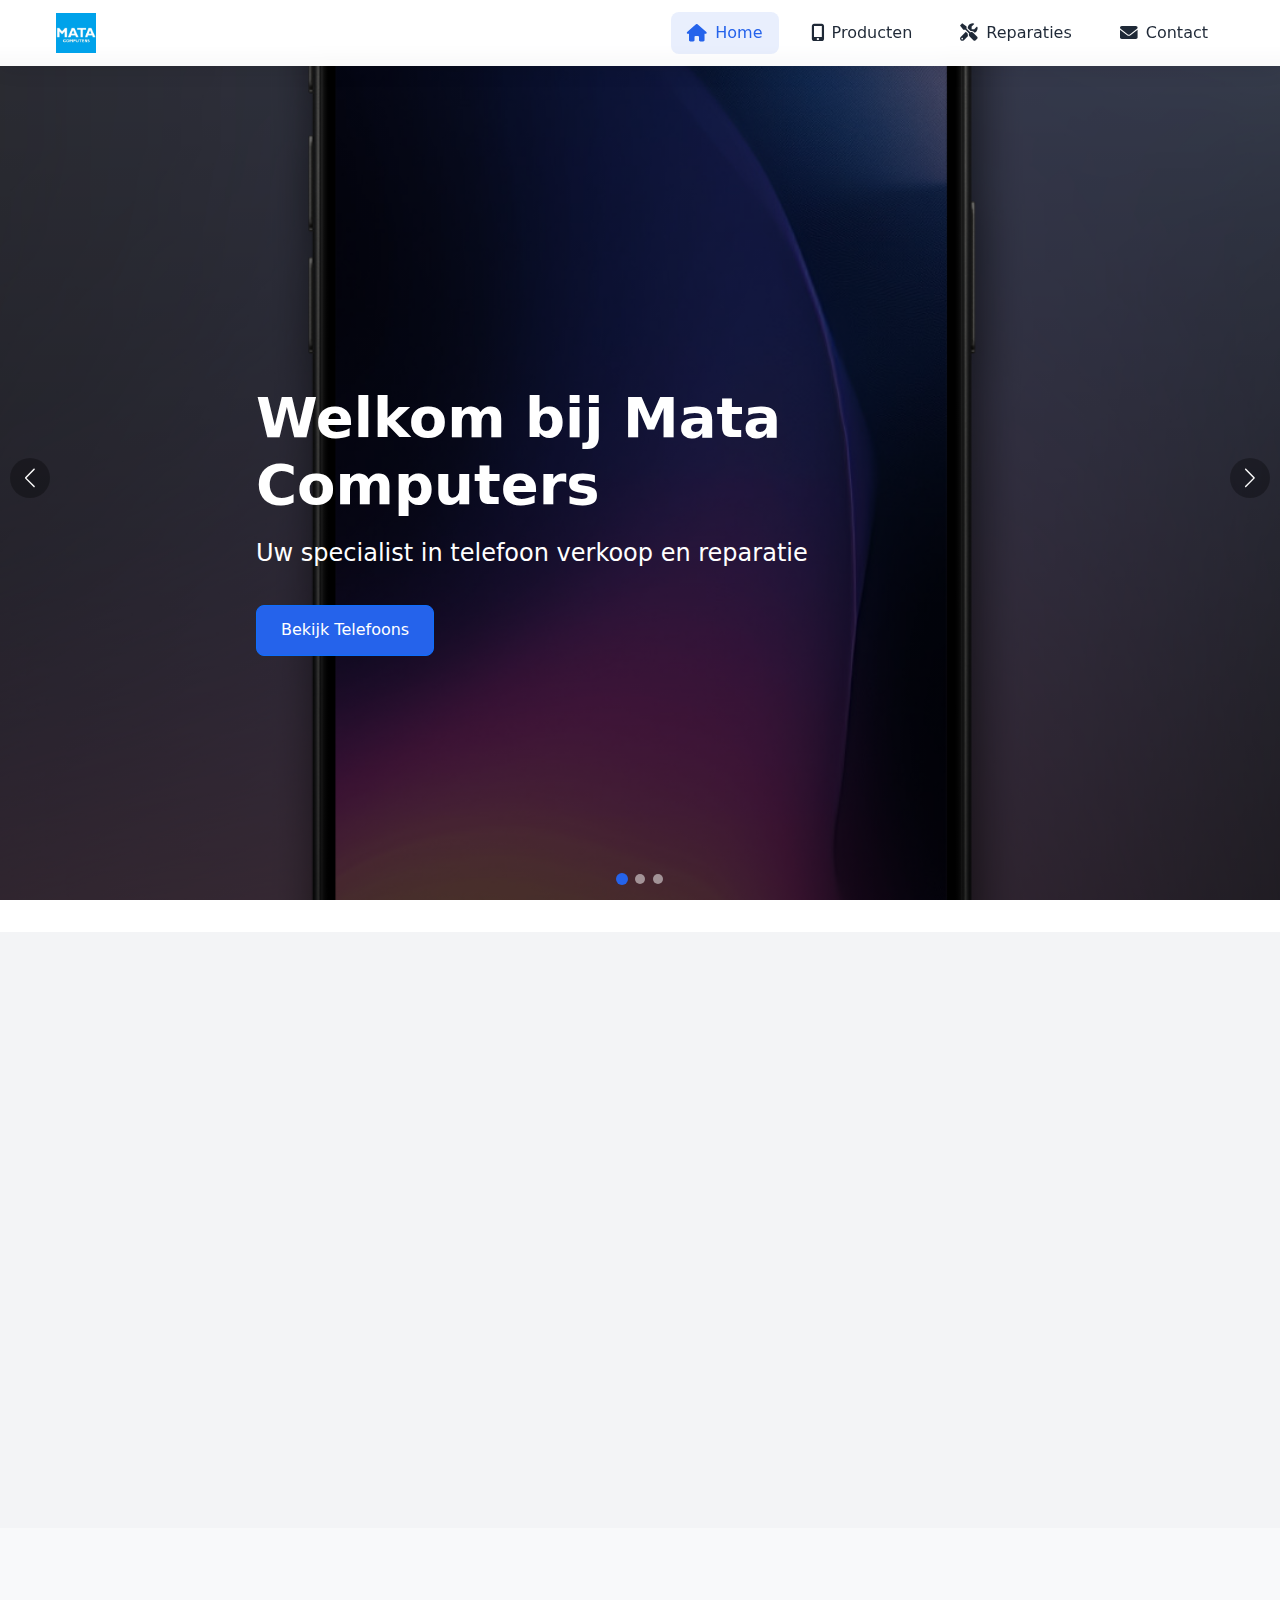
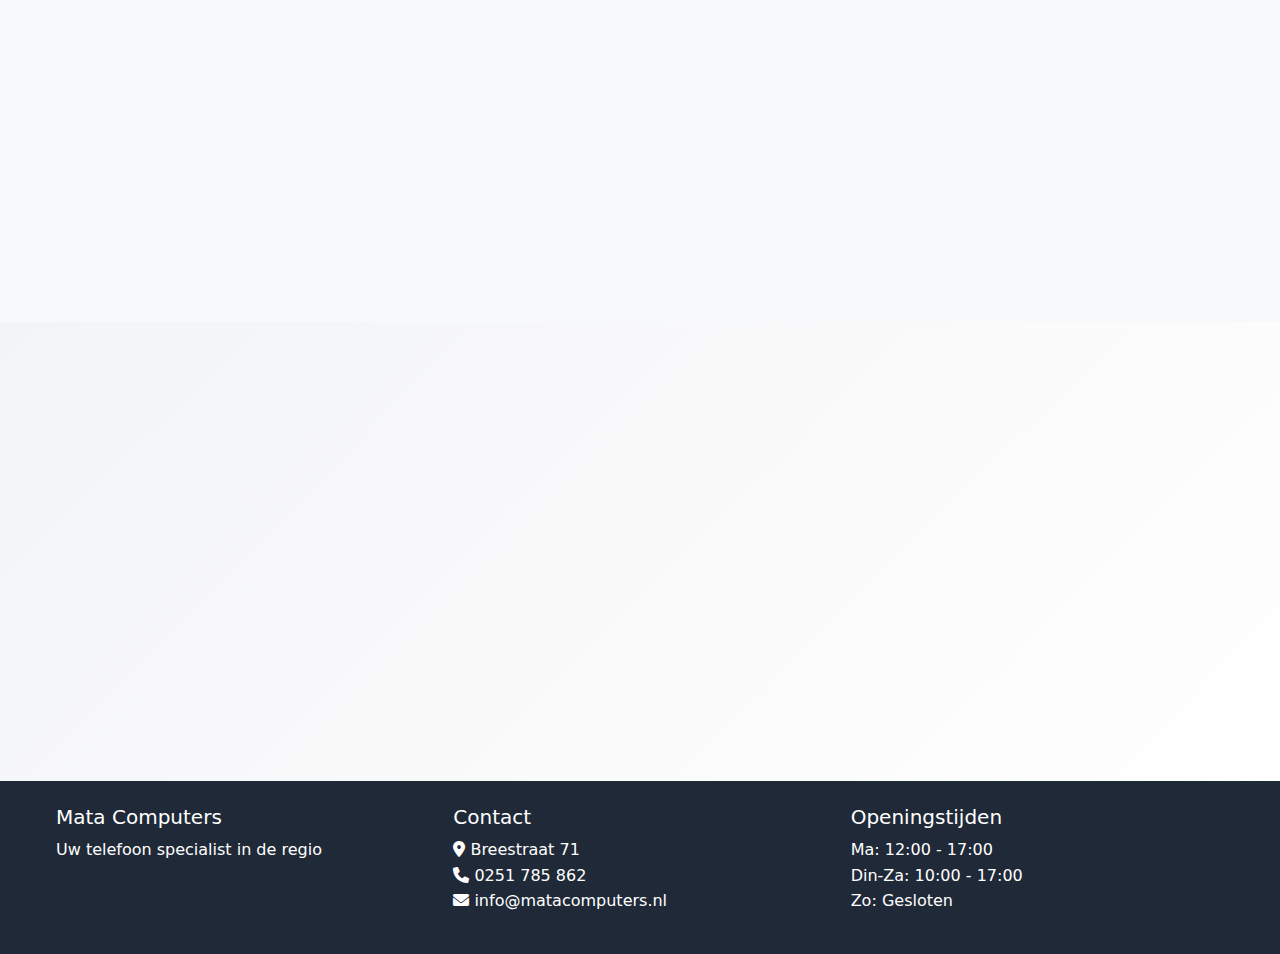
<file: index.html>
<!DOCTYPE html>
<html lang="nl">
<head>
    <meta charset="UTF-8">
    <meta content="width=device-width, initial-scale=1.0" name="viewport">
    <title>Mata Computers - Telefoon Specialist</title>
    <link href="https://cdn.jsdelivr.net/npm/bootstrap@5.3.2/dist/css/bootstrap.min.css" rel="stylesheet">
    <link href="https://cdnjs.cloudflare.com/ajax/libs/font-awesome/6.0.0/css/all.min.css" rel="stylesheet">
    <link href="https://cdn.jsdelivr.net/npm/swiper@11/swiper-bundle.min.css" rel="stylesheet">
    <link href="style.css" rel="stylesheet">
    <link href="https://unpkg.com/aos@2.3.1/dist/aos.css" rel="stylesheet">
</head>
<body>
<!-- Navigation -->
<nav class="custom-navbar">
    <div class="nav-container">
        <a class="nav-logo" href="index.html">
            <img alt="Mata Computers Logo" src="images/matalogo.png">
        </a>
        <div class="nav-menu">
            <a class="nav-link active" href="index.html">
                <i class="fas fa-home"></i>
                <span>Home</span>
            </a>
            <a class="nav-link" href="products.html">
                <i class="fas fa-mobile-alt"></i>
                <span>Producten</span>
            </a>
            <a class="nav-link" href="reparaties.html">
                <i class="fas fa-tools"></i>
                <span>Reparaties</span>
            </a>
            <a class="nav-link" href="contact.html">
                <i class="fas fa-envelope"></i>
                <span>Contact</span>
            </a>
        </div>
        <button class="nav-toggle">
            <span></span>
            <span></span>
            <span></span>
        </button>
    </div>
</nav>

<!-- Hero Section with Slider -->
<section class="hero-slider">
    <div class="swiper">
        <div class="swiper-wrapper">
            <!-- Slide 1 -->
            <div class="swiper-slide">
                <div class="slide-content" style="background-image: url('images/slider1.jpg');">
                    <div class="slide-overlay">
                        <div class="container">
                            <h1>Welkom bij Mata Computers</h1>
                            <p>Uw specialist in telefoon verkoop en reparatie</p>
                            <a class="btn btn-primary" href="phones.html">Bekijk Telefoons</a>
                        </div>
                    </div>
                </div>
            </div>
            <!-- Slide 2 -->
            <div class="swiper-slide">
                <div class="slide-content" style="background-image: url('images/slider2.jpg');">
                    <div class="slide-overlay">
                        <div class="container">
                            <h1>Professionele Reparatie Service</h1>
                            <p>Snelle en betrouwbare reparaties voor alle merken</p>
                            <a class="btn btn-primary" href="reparaties.html">Onze Services</a>
                        </div>
                    </div>
                </div>
            </div>
            <!-- Slide 3 -->
            <div class="swiper-slide">
                <div class="slide-content" style="background-image: url('images/slider3.jpg');">
                    <div class="slide-overlay">
                        <div class="container">
                            <h1>Nieuwste Modellen</h1>
                            <p>Ontdek onze collectie premium smartphones</p>
                            <a class="btn btn-primary" href="phones.html">Shop Nu</a>
                        </div>
                    </div>
                </div>
            </div>
        </div>
        <!-- Navigation buttons -->
        <div class="swiper-button-next"></div>
        <div class="swiper-button-prev"></div>
        <!-- Pagination -->
        <div class="swiper-pagination"></div>
    </div>
</section>

<!-- Featured Products -->
<section class="featured-products py-5">
    <div class="container">
        <h2 class="text-center mb-5" data-aos="fade-up">Uitgelichte Producten</h2>
        <div class="row">
            <div class="col-md-4 mb-4" data-aos="fade-up">
                <div class="product-card">
                    <img alt="iPhone 15 Pro" class="img-fluid" src="images/iphone15pro.jpg">
                    <div class="product-info">
                        <h3>iPhone 15 Pro</h3>
                        <p>Titanium Design, A17 Pro chip</p>
                        <a class="btn btn-outline-primary" href="phones.html">Meer Info</a>
                    </div>
                </div>
            </div>
            <div class="col-md-4 mb-4" data-aos="fade-up" data-aos-delay="100">
                <div class="product-card">
                    <img alt="Samsung Galaxy S24" class="img-fluid" src="images/s24.jpeg">
                    <div class="product-info">
                        <h3>Samsung Galaxy S24</h3>
                        <p>AI-powered, ProGrade Camera</p>
                        <a class="btn btn-outline-primary" href="phones.html">Meer Info</a>
                    </div>
                </div>
            </div>
            <div class="col-md-4 mb-4" data-aos="fade-up" data-aos-delay="200">
                <div class="product-card">
                    <img alt="Google Pixel 8" class="img-fluid" src="images/pixel8.jpg">
                    <div class="product-info">
                        <h3>Google Pixel 8</h3>
                        <p>Pure Android, AI Photography</p>
                        <a class="btn btn-outline-primary" href="phones.html">Meer Info</a>
                    </div>
                </div>
            </div>
        </div>
    </div>
</section>

<!-- About Section -->
<section class="about-section py-5 bg-light">
    <div class="container">
        <div class="row align-items-center">
            <div class="col-md-6" data-aos="fade-right">
                <img alt="Mata Computers Winkel" class="img-fluid rounded" src="images/matagebouw.jpeg">
            </div>
            <div class="col-md-6" data-aos="fade-left">
                <h2>Over Mata Computers</h2>
                <p>Al meer dan 10 jaar zijn wij uw vertrouwde partner voor alles op het gebied van smartphones. Bij ons
                    vindt u:</p>
                <ul class="feature-list">
                    <li><i class="fas fa-check"></i> Uitgebreid assortiment nieuwe smartphones</li>
                    <li><i class="fas fa-check"></i> Professionele reparatieservice</li>
                    <li><i class="fas fa-check"></i> Expert advies op maat</li>
                    <li><i class="fas fa-check"></i> Garantie op alle producten en reparaties</li>
                </ul>
                <a class="btn btn-primary mt-3" href="contact.html">Neem Contact Op</a>
            </div>
        </div>
    </div>
</section>

<!-- Services Section -->
<section class="services-section">
    <div class="container">
        <h2 class="text-center mb-5" data-aos="fade-up">Onze diensten</h2>
        <div class="row">
            <div class="col-md-4 mb-4" data-aos="fade-up">
                <div class="service-card">
                    <i class="fas fa-mobile-alt"></i>
                    <h3>Smartphone verkoop</h3>
                    <p>Breed assortiment aan de nieuwste smartphones van topmerken zoals iPhone, Samsung en Google Pixel.</p>
                    <a href="phones.html" class="btn">Bekijk aanbod</a>
                </div>
            </div>
            <div class="col-md-4 mb-4" data-aos="fade-up" data-aos-delay="100">
                <div class="service-card">
                    <i class="fas fa-tools"></i>
                    <h3>Reparaties</h3>
                    <p>Snelle en professionele reparatie van uw smartphone met originele onderdelen en 2 jaar garantie.</p>
                    <a href="reparaties.html" class="btn">Meer info</a>
                </div>
            </div>
            <div class="col-md-4 mb-4" data-aos="fade-up" data-aos-delay="200">
                <div class="service-card">
                    <i class="fas fa-headset"></i>
                    <h3>Deskundig advies</h3>
                    <p>Persoonlijk advies voor de beste smartphone keuze, afgestemd op uw wensen en budget.</p>
                    <a href="contact.html" class="btn">Contact opnemen</a>
                </div>
            </div>
        </div>
    </div>
</section>

<!-- Footer -->
<footer class="footer py-4">
    <div class="container">
        <div class="row">
            <div class="col-md-4">
                <h5>Mata Computers</h5>
                <p>Uw telefoon specialist in de regio</p>
            </div>
            <div class="col-md-4">
                <h5>Contact</h5>
                <p>
                    <i class="fas fa-map-marker-alt"></i> Breestraat 71<br>
                    <i class="fas fa-phone"></i> 0251 785 862<br>
                    <i class="fas fa-envelope"></i> info@matacomputers.nl
                </p>
            </div>
            <div class="col-md-4">
                <h5>Openingstijden</h5>
                <p>
                    Ma: 12:00 - 17:00<br>
                    Din-Za: 10:00 - 17:00<br>
                    Zo: Gesloten
                </p>
            </div>
        </div>
    </div>
</footer>

<!-- Scripts -->
<script src="https://cdn.jsdelivr.net/npm/bootstrap@5.3.2/dist/js/bootstrap.bundle.min.js"></script>
<script src="https://cdn.jsdelivr.net/npm/swiper@11/swiper-bundle.min.js"></script>
<script src="https://unpkg.com/aos@2.3.1/dist/aos.js"></script>
<script src="script.js"></script>
</body>
</html>
</file>
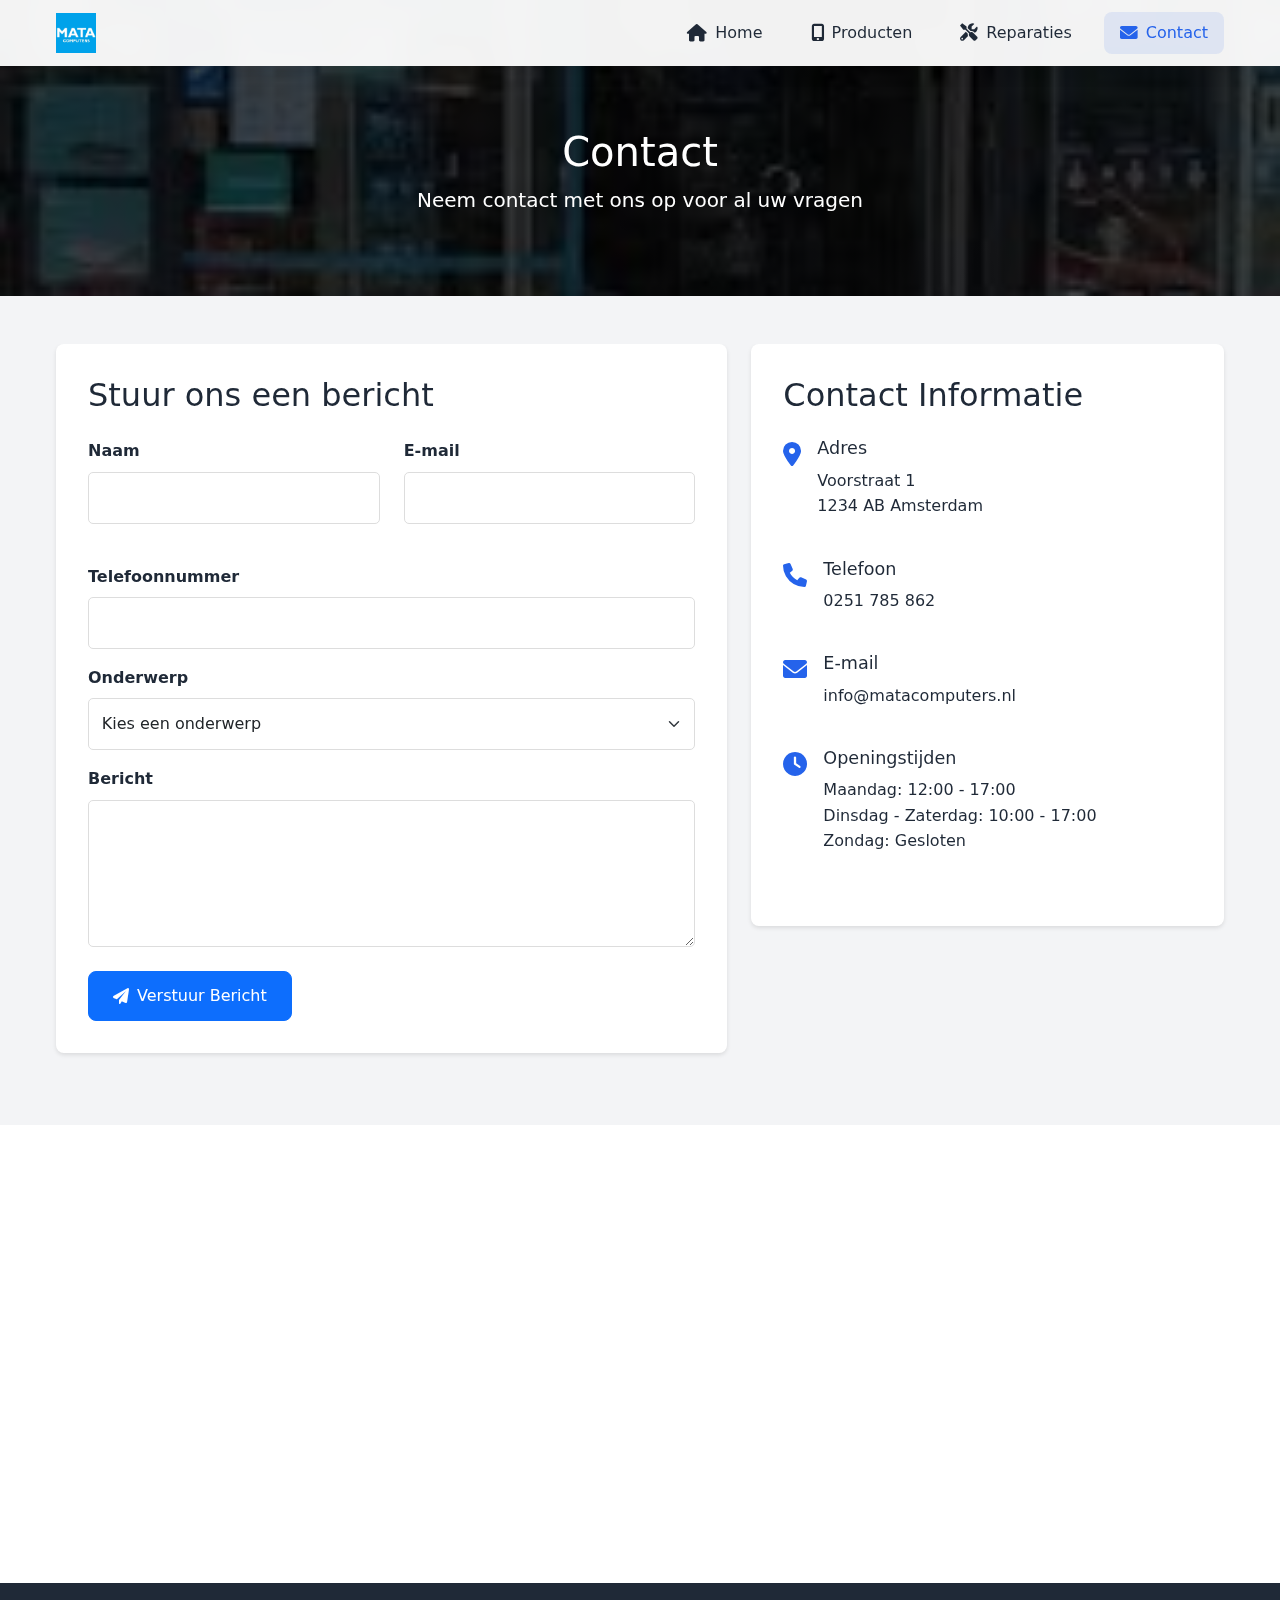
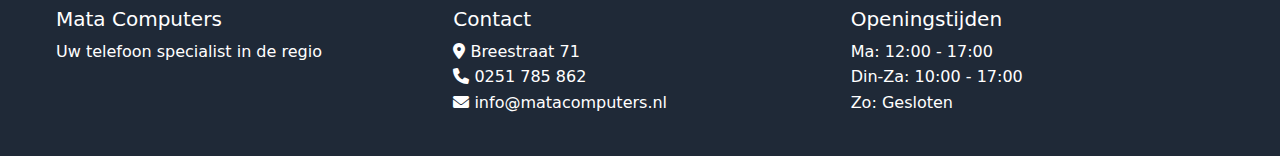
<file: contact.html>
<!DOCTYPE html>
<html lang="nl">
<head>
    <meta charset="UTF-8">
    <meta content="width=device-width, initial-scale=1.0" name="viewport">
    <title>Contact - Mata Computers</title>
    <!-- Bootstrap CSS -->
    <link href="https://cdn.jsdelivr.net/npm/bootstrap@5.3.0/dist/css/bootstrap.min.css" rel="stylesheet">
    <!-- Custom CSS -->
    <link href="style.css" rel="stylesheet">
    <!-- Font Awesome -->
    <link href="https://cdnjs.cloudflare.com/ajax/libs/font-awesome/6.0.0/css/all.min.css" rel="stylesheet">
    <!-- AOS Animation Library -->
    <link href="https://unpkg.com/aos@2.3.1/dist/aos.css" rel="stylesheet">
</head>
<body>

<!-- Navigation -->
<nav class="custom-navbar">
    <div class="nav-container">
        <a class="nav-logo" href="index.html">
            <img alt="Mata Computers Logo" src="images/matalogo.png">
        </a>
        <div class="nav-menu">
            <a class="nav-link" href="index.html">
                <i class="fas fa-home"></i>
                <span>Home</span>
            </a>
            <a class="nav-link" href="products.html">
                <i class="fas fa-mobile-alt"></i>
                <span>Producten</span>
            </a>
            <a class="nav-link" href="reparaties.html">
                <i class="fas fa-tools"></i>
                <span>Reparaties</span>
            </a>
            <a class="nav-link active" href="contact.html">
                <i class="fas fa-envelope"></i>
                <span>Contact</span>
            </a>
        </div>
        <button class="nav-toggle">
            <span></span>
            <span></span>
            <span></span>
        </button>
    </div>
</nav>

<!-- Header -->
<header class="page-header">
    <div class="container">
        <h1 data-aos="fade-up">Contact</h1>
        <p class="lead" data-aos="fade-up" data-aos-delay="100">Neem contact met ons op voor al uw vragen</p>
    </div>
</header>

<!-- Contact Section -->
<section class="contact-section py-5">
    <div class="container">
        <div class="row">
            <!-- Contact Form -->
            <div class="col-lg-7 mb-4" data-aos="fade-right">
                <div class="contact-form-wrapper">
                    <h2 class="mb-4">Stuur ons een bericht</h2>
                    <form action="#" id="contactForm" method="POST">
                        <div class="row">
                            <div class="col-md-6 mb-3">
                                <div class="form-group">
                                    <label for="name">Naam</label>
                                    <input class="form-control" id="name" name="name" required type="text">
                                </div>
                            </div>
                            <div class="col-md-6 mb-3">
                                <div class="form-group">
                                    <label for="email">E-mail</label>
                                    <input class="form-control" id="email" name="email" required type="email">
                                </div>
                            </div>
                        </div>
                        <div class="form-group mb-3">
                            <label for="phone">Telefoonnummer</label>
                            <input class="form-control" id="phone" name="phone" type="tel">
                        </div>
                        <div class="form-group mb-3">
                            <label for="subject">Onderwerp</label>
                            <select class="form-select" id="subject" name="subject" required>
                                <option value="">Kies een onderwerp</option>
                                <option value="reparatie">Reparatie aanvraag</option>
                                <option value="aankoop">Aankoop informatie</option>
                                <option value="aankoop">Een vraag</option>
                                <option value="klacht">Klacht</option>
                                <option value="overig">Overig</option>
                            </select>
                        </div>
                        <div class="form-group mb-4">
                            <label for="message">Bericht</label>
                            <textarea class="form-control" id="message" name="message" required rows="5"></textarea>
                        </div>
                        <button class="btn btn-primary" type="submit">
                            <i class="fas fa-paper-plane me-2"></i>Verstuur Bericht
                        </button>
                    </form>
                </div>
            </div>

            <!-- Contact Information -->
            <div class="col-lg-5" data-aos="fade-left">
                <div class="contact-info-wrapper">
                    <h2 class="mb-4">Contact Informatie</h2>
                    <div class="contact-info-item mb-4">
                        <i class="fas fa-map-marker-alt"></i>
                        <div>
                            <h3>Adres</h3>
                            <p>Voorstraat 1<br>1234 AB Amsterdam</p>
                        </div>
                    </div>
                    <div class="contact-info-item mb-4">
                        <i class="fas fa-phone"></i>
                        <div>
                            <h3>Telefoon</h3>
                            <p>0251 785 862</p>
                        </div>
                    </div>
                    <div class="contact-info-item mb-4">
                        <i class="fas fa-envelope"></i>
                        <div>
                            <h3>E-mail</h3>
                            <p>info@matacomputers.nl</p>
                        </div>
                    </div>
                    <div class="contact-info-item">
                        <i class="fas fa-clock"></i>
                        <div>
                            <h3>Openingstijden</h3>
                            <p>
                                Maandag: 12:00 - 17:00<br>
                                Dinsdag - Zaterdag: 10:00 - 17:00<br>
                                Zondag: Gesloten
                            </p>
                        </div>
                    </div>
                </div>
            </div>
        </div>
    </div>
</section>

<section class="map-section">
    <div class="container-fluid p-0">
        <div class="map-wrapper" data-aos="fade-up">
            <iframe
                    allowfullscreen=""
                    height="450"
                    loading="lazy"
                    referrerpolicy="no-referrer-when-downgrade"
                    src="https://www.google.com/maps/embed?pb=!1m18!1m12!1m3!1d2429.09916474225!2d4.893236111083987!3d52.37281287968068!2m3!1f0!2f0!3f0!3m2!1i1024!2i768!4f13.1!3m3!1m2!1s0x47c609c2125aeb55%3A0x16a5051c01fdd6ab!2sBreestraat%2071%2C%202013%20CM%20Haarlem!5e0!3m2!1sen!2snl!4v1697641223456!5m2!1sen!2snl"
                    style="border:0;"
                    width="100%">
            </iframe>
        </div>
    </div>
</section>


<!-- Footer -->
<footer class="footer py-4">
    <div class="container">
        <div class="row">
            <div class="col-md-4">
                <h5>Mata Computers</h5>
                <p>Uw telefoon specialist in de regio</p>
            </div>
            <div class="col-md-4">
                <h5>Contact</h5>
                <p>
                    <i class="fas fa-map-marker-alt"></i> Breestraat 71<br>
                    <i class="fas fa-phone"></i> 0251 785 862<br>
                    <i class="fas fa-envelope"></i> info@matacomputers.nl
                </p>
            </div>
            <div class="col-md-4">
                <h5>Openingstijden</h5>
                <p>
                    Ma: 12:00 - 17:00<br>
                    Din-Za: 10:00 - 17:00<br>
                    Zo: Gesloten
                </p>
            </div>
        </div>
    </div>
</footer>

<!-- Scripts -->
<script src="https://cdn.jsdelivr.net/npm/bootstrap@5.3.0/dist/js/bootstrap.bundle.min.js"></script>
<script src="https://unpkg.com/aos@2.3.1/dist/aos.js"></script>
<script src="script.js"></script>
</body>
</html>
</file>
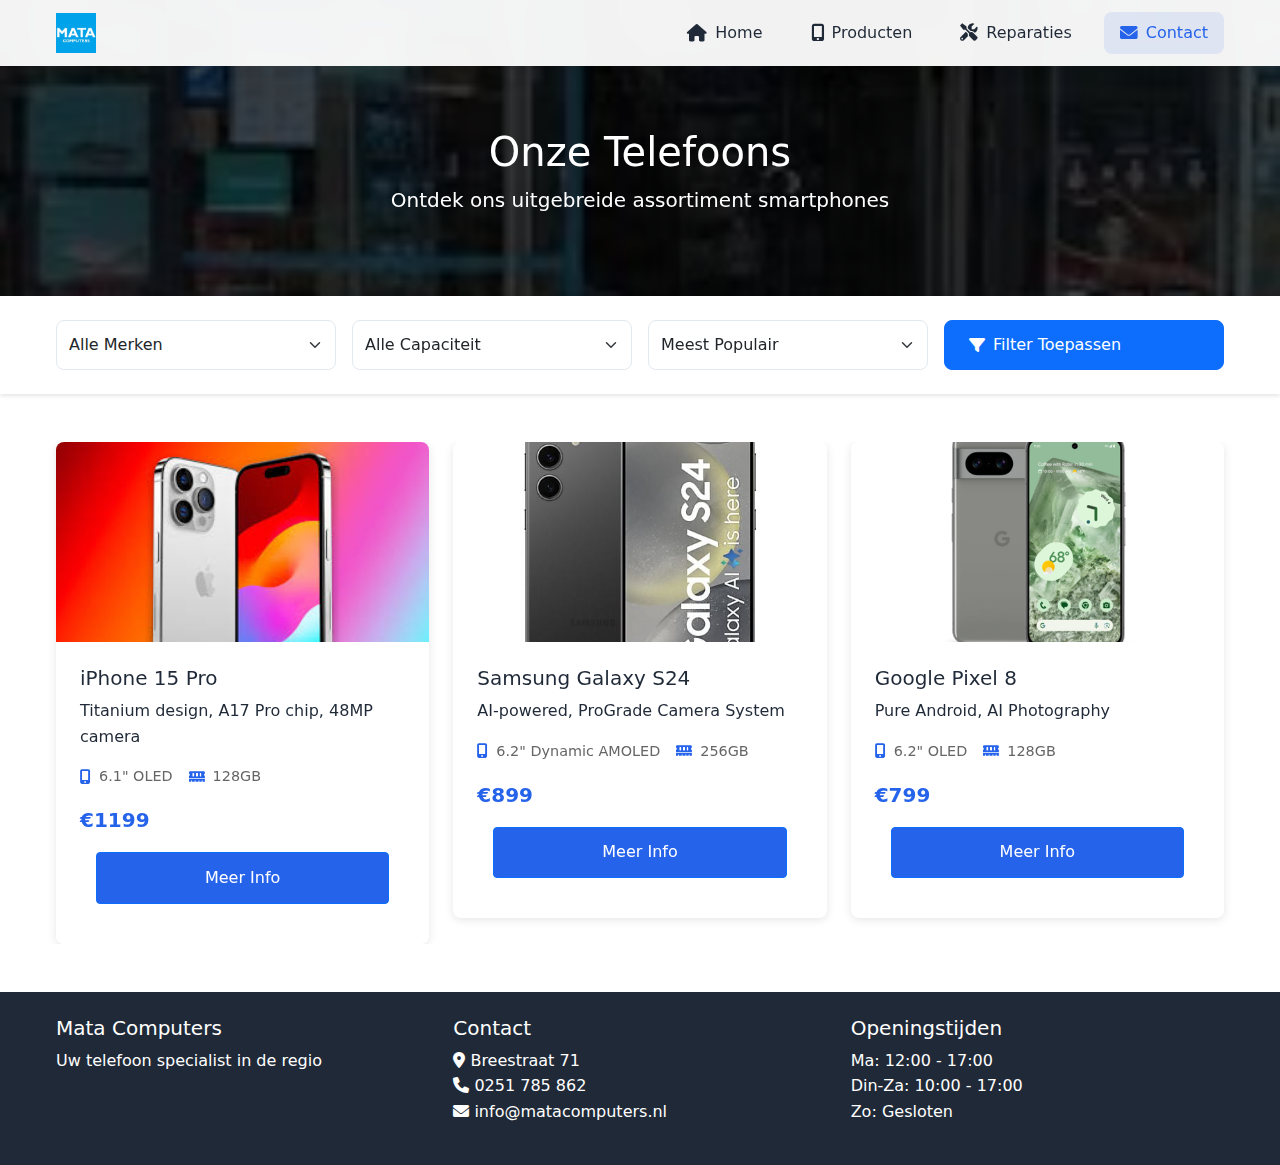
<file: phones.html>
<!DOCTYPE html>
<html lang="nl">
<head>
    <meta charset="UTF-8">
    <meta content="width=device-width, initial-scale=1.0" name="viewport">
    <title>Telefoons - Mata Computers</title>
    <!-- Bootstrap CSS -->
    <link href="https://cdn.jsdelivr.net/npm/bootstrap@5.3.0/dist/css/bootstrap.min.css" rel="stylesheet">
    <!-- Custom CSS -->
    <link href="style.css" rel="stylesheet">
    <!-- Font Awesome -->
    <link href="https://cdnjs.cloudflare.com/ajax/libs/font-awesome/6.0.0/css/all.min.css" rel="stylesheet">
    <!-- AOS Animation Library -->
    <link href="https://unpkg.com/aos@2.3.1/dist/aos.css" rel="stylesheet">
</head>
<body>

<!-- Navigation -->
<nav class="custom-navbar">
    <div class="nav-container">
        <a class="nav-logo" href="index.html">
            <img alt="Mata Computers Logo" src="images/matalogo.png">
        </a>
        <div class="nav-menu">
            <a class="nav-link" href="index.html">
                <i class="fas fa-home"></i>
                <span>Home</span>
            </a>
            <a class="nav-link" href="products.html">
                <i class="fas fa-mobile-alt"></i>
                <span>Producten</span>
            </a>
            <a class="nav-link" href="reparaties.html">
                <i class="fas fa-tools"></i>
                <span>Reparaties</span>
            </a>
            <a class="nav-link active" href="contact.html">
                <i class="fas fa-envelope"></i>
                <span>Contact</span>
            </a>
        </div>
        <button class="nav-toggle">
            <span></span>
            <span></span>
            <span></span>
        </button>
    </div>
</nav>

<!-- Header -->
<header class="page-header">
    <div class="container">
        <h1 data-aos="fade-up">Onze Telefoons</h1>
        <p class="lead" data-aos="fade-up" data-aos-delay="100">Ontdek ons uitgebreide assortiment smartphones</p>
    </div>
</header>

<!-- Filters -->
<section class="filters py-4">
    <div class="container">
        <div class="row g-3" data-aos="fade-up">
            <div class="col-md-3">
                <select class="form-select" id="brandFilter">
                    <option value="all">Alle Merken</option>
                    <option value="apple">Apple</option>
                    <option value="samsung">Samsung</option>
                    <option value="google">Google</option>
                    <option value="oneplus">OnePlus</option>
                </select>
            </div>
            <div class="col-md-3">
                <select class="form-select" id="capacityFilter">
                    <option value="all">Alle Capaciteit</option>
                    <option value="128">128GB</option>
                    <option value="256">256GB</option>
                    <option value="512">512GB</option>
                </select>
            </div>
            <div class="col-md-3">
                <select class="form-select" id="sortFilter">
                    <option value="popular">Meest Populair</option>
                    <option value="price-low">Prijs: Laag naar Hoog</option>
                    <option value="price-high">Prijs: Hoog naar Laag</option>
                </select>
            </div>
            <div class="col-md-3">
                <button class="btn btn-primary w-100" id="filter-button">
                    <i class="fas fa-filter me-2"></i>Filter Toepassen
                </button>
            </div>
        </div>
    </div>
</section>

<!-- Phone Grid -->
<section class="phones-grid py-5">
    <div class="container">
        <div class="row g-4">
            <!-- iPhone 15 Pro -->
            <div class="col-md-4" data-aos="fade-up">
                <div class="product-card" data-brand="apple" data-capacity="128" data-price="1199">
                    <img alt="iPhone 15 Pro" src="images/iphone15pro.jpg">
                    <div class="product-info">
                        <h3>iPhone 15 Pro</h3>
                        <p>Titanium design, A17 Pro chip, 48MP camera</p>
                        <div class="specs">
                            <span><i class="fas fa-mobile-alt"></i> 6.1" OLED</span>
                            <span><i class="fas fa-memory"></i> 128GB</span>
                        </div>
                        <div class="price">€1199</div>
                        <a class="btn btn-primary mt-3" href="#">Meer Info</a>
                    </div>
                </div>
            </div>

            <!-- Samsung Galaxy S24 -->
            <div class="col-md-4" data-aos="fade-up" data-aos-delay="100">
                <div class="product-card" data-brand="samsung" data-capacity="256" data-price="899">
                    <img alt="Samsung Galaxy S24" src="images/s24.jpeg">
                    <div class="product-info">
                        <h3>Samsung Galaxy S24</h3>
                        <p>AI-powered, ProGrade Camera System</p>
                        <div class="specs">
                            <span><i class="fas fa-mobile-alt"></i> 6.2" Dynamic AMOLED</span>
                            <span><i class="fas fa-memory"></i> 256GB</span>
                        </div>
                        <div class="price">€899</div>
                        <a class="btn btn-primary mt-3" href="#">Meer Info</a>
                    </div>
                </div>
            </div>

            <!-- Google Pixel 8 -->
            <div class="col-md-4" data-aos="fade-up" data-aos-delay="200">
                <div class="product-card" data-brand="google" data-capacity="128" data-price="799">
                    <img alt="Google Pixel 8" src="images/pixel8.jpg">
                    <div class="product-info">
                        <h3>Google Pixel 8</h3>
                        <p>Pure Android, AI Photography</p>
                        <div class="specs">
                            <span><i class="fas fa-mobile-alt"></i> 6.2" OLED</span>
                            <span><i class="fas fa-memory"></i> 128GB</span>
                        </div>
                        <div class="price">€799</div>
                        <a class="btn btn-primary mt-3" href="#">Meer Info</a>
                    </div>
                </div>
            </div>
        </div>
    </div>
</section>

<!-- Footer -->
<footer class="footer py-4">
    <div class="container">
        <div class="row">
            <div class="col-md-4">
                <h5>Mata Computers</h5>
                <p>Uw telefoon specialist in de regio</p>
            </div>
            <div class="col-md-4">
                <h5>Contact</h5>
                <p>
                    <i class="fas fa-map-marker-alt"></i> Breestraat 71<br>
                    <i class="fas fa-phone"></i> 0251 785 862<br>
                    <i class="fas fa-envelope"></i> info@matacomputers.nl
                </p>
            </div>
            <div class="col-md-4">
                <h5>Openingstijden</h5>
                <p>
                    Ma: 12:00 - 17:00<br>
                    Din-Za: 10:00 - 17:00<br>
                    Zo: Gesloten
                </p>
            </div>
        </div>
    </div>
</footer>

<!-- Scripts -->
<script src="https://cdn.jsdelivr.net/npm/bootstrap@5.3.0/dist/js/bootstrap.bundle.min.js"></script>
<script src="https://unpkg.com/aos@2.3.1/dist/aos.js"></script>
<script src="script.js"></script>
</body>
</html>
</file>
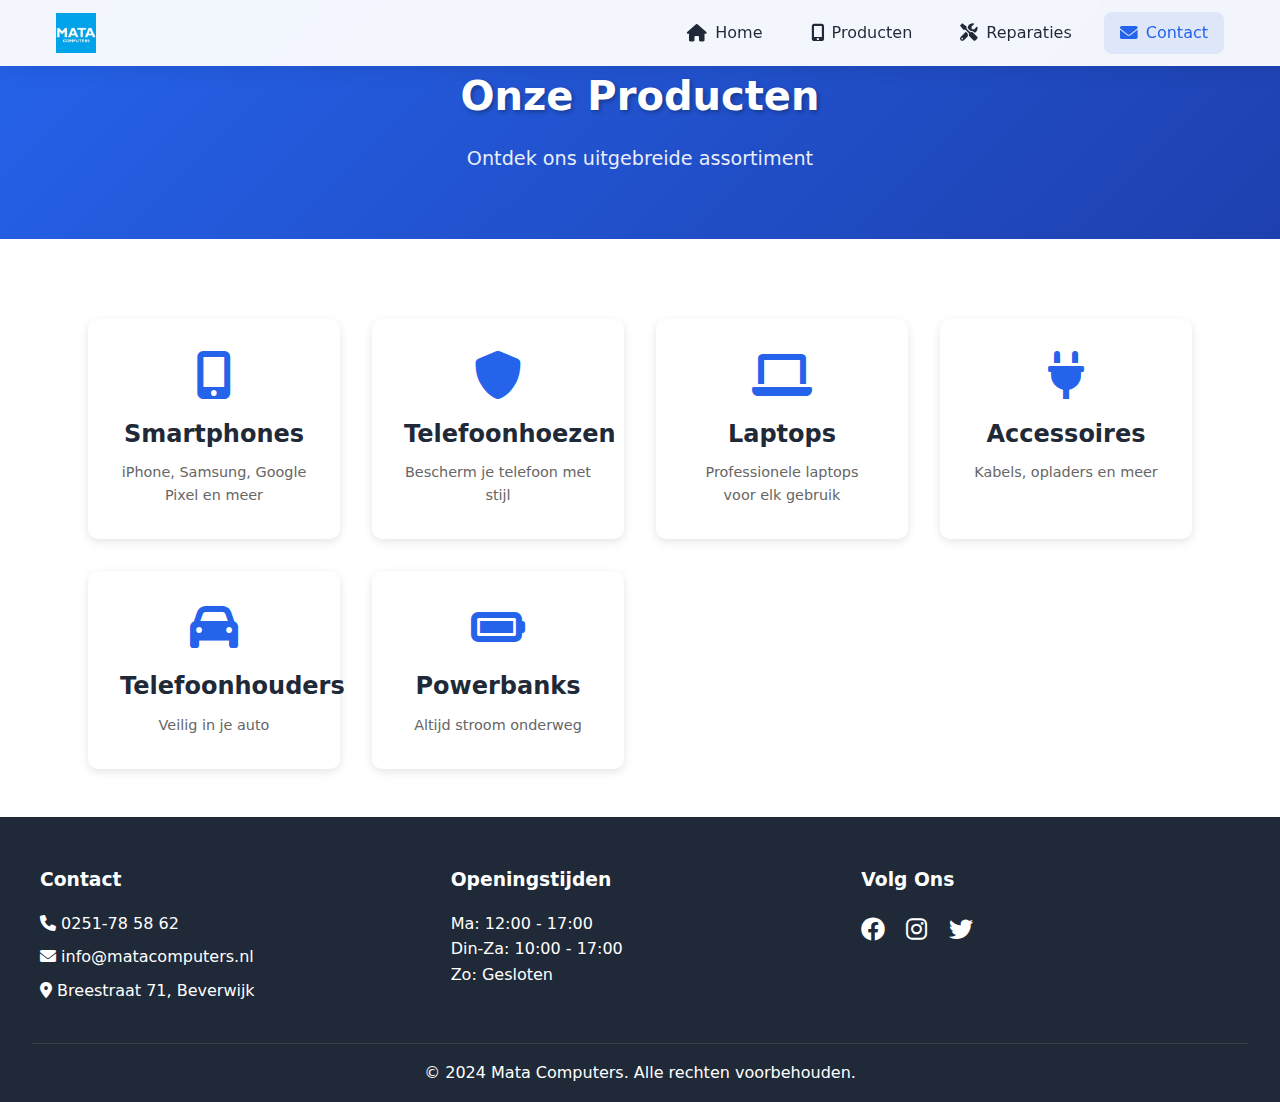
<file: products.html>
<!DOCTYPE html>
<html lang="nl">
<head>
    <meta charset="UTF-8">
    <meta content="width=device-width, initial-scale=1.0" name="viewport">
    <title>Producten - Mata Computers</title>
    <link href="style.css" rel="stylesheet">
    <!-- Font Awesome -->
    <link href="https://cdnjs.cloudflare.com/ajax/libs/font-awesome/6.0.0/css/all.min.css" rel="stylesheet">
</head>
<body>
<!-- Navigation -->
<nav class="custom-navbar">
    <div class="nav-container">
        <a class="nav-logo" href="index.html">
            <img alt="Mata Computers Logo" src="images/matalogo.png">
        </a>
        <div class="nav-menu">
            <a class="nav-link" href="index.html">
                <i class="fas fa-home"></i>
                <span>Home</span>
            </a>
            <a class="nav-link" href="products.html">
                <i class="fas fa-mobile-alt"></i>
                <span>Producten</span>
            </a>
            <a class="nav-link" href="reparaties.html">
                <i class="fas fa-tools"></i>
                <span>Reparaties</span>
            </a>
            <a class="nav-link active" href="contact.html">
                <i class="fas fa-envelope"></i>
                <span>Contact</span>
            </a>
        </div>
        <button class="nav-toggle">
            <span></span>
            <span></span>
            <span></span>
        </button>
    </div>
</nav>

<!-- Products Header -->
<section class="products-header">
    <h1>Onze Producten</h1>
    <p>Ontdek ons uitgebreide assortiment</p>
</section>

<!-- Category Selection -->
<section class="category-selection">
    <div class="category-grid">
        <a class="category-card" href="phones.html">
            <i class="fas fa-mobile-alt"></i>
            <h3>Smartphones</h3>
            <p>iPhone, Samsung, Google Pixel en meer</p>
        </a>
        <a class="category-card" href="cases.html">
            <i class="fas fa-shield-alt"></i>
            <h3>Telefoonhoezen</h3>
            <p>Bescherm je telefoon met stijl</p>
        </a>
        <a class="category-card" href="laptops.html">
            <i class="fas fa-laptop"></i>
            <h3>Laptops</h3>
            <p>Professionele laptops voor elk gebruik</p>
        </a>
        <a class="category-card" href="accessories.html">
            <i class="fas fa-plug"></i>
            <h3>Accessoires</h3>
            <p>Kabels, opladers en meer</p>
        </a>
        <a class="category-card" href="holders.html">
            <i class="fas fa-car"></i>
            <h3>Telefoonhouders</h3>
            <p>Veilig in je auto</p>
        </a>
        <a class="category-card" href="powerbanks.html">
            <i class="fas fa-battery-full"></i>
            <h3>Powerbanks</h3>
            <p>Altijd stroom onderweg</p>
        </a>
    </div>
</section>

<!-- Products Section (Initially Hidden) -->
<section class="products-section" style="display: none;">
    <div class="category-header">
        <button class="back-to-categories">
            <i class="fas fa-arrow-left"></i> Terug naar categorieën
        </button>
        <h2 class="category-title"></h2>
    </div>

    <!-- Filter Section -->
    <section class="filter-section">
        <div class="filter-container">
            <div class="filter-group">
                <label for="brand-filter">Merk:</label>
                <select class="filter-select" id="brand-filter">
                    <option value="all">Alle merken</option>
                    <option value="iphone">iPhone</option>
                    <option value="samsung">Samsung</option>
                    <option value="google">Google</option>
                </select>
            </div>
            <div class="filter-group">
                <label for="capacity-filter">Opslag:</label>
                <select class="filter-select" id="capacity-filter">
                    <option value="all">Alle capaciteiten</option>
                    <option value="128">128GB</option>
                    <option value="256">256GB</option>
                    <option value="512">512GB</option>
                    <option value="1024">1TB</option>
                </select>
            </div>
            <div class="filter-group">
                <label for="sort-filter">Sorteren op:</label>
                <select class="filter-select" id="sort-filter">
                    <option value="newest">Nieuwste eerst</option>
                    <option value="oldest">Oudste eerst</option>
                    <option value="price-low">Prijs (laag naar hoog)</option>
                    <option value="price-high">Prijs (hoog naar laag)</option>
                </select>
            </div>
        </div>
    </section>

    <!-- Products Grid -->
    <section class="products-grid">
        <!-- Product cards will be dynamically added here -->
    </section>
</section>

<!-- Footer -->
<footer>
    <div class="footer-content">
        <div class="footer-section">
            <h3>Contact</h3>
            <p><i class="fas fa-phone"></i> 0251-78 58 62</p>
            <p><i class="fas fa-envelope"></i> info@matacomputers.nl</p>
            <p><i class="fas fa-map-marker-alt"></i> Breestraat 71, Beverwijk</p>
        </div>
        <div class="footer-section">
            <h3>Openingstijden</h3>
            Ma: 12:00 - 17:00<br>
            Din-Za: 10:00 - 17:00<br>
            Zo: Gesloten
        </div>
        <div class="footer-section">
            <h3>Volg Ons</h3>
            <div class="social-links">
                <a href="#"><i class="fab fa-facebook"></i></a>
                <a href="#"><i class="fab fa-instagram"></i></a>
                <a href="#"><i class="fab fa-twitter"></i></a>
            </div>
        </div>
    </div>
    <div class="footer-bottom">
        <p>&copy; 2024 Mata Computers. Alle rechten voorbehouden.</p>
    </div>
</footer>

<script src="script.js"></script>
</body>
</html>
</file>
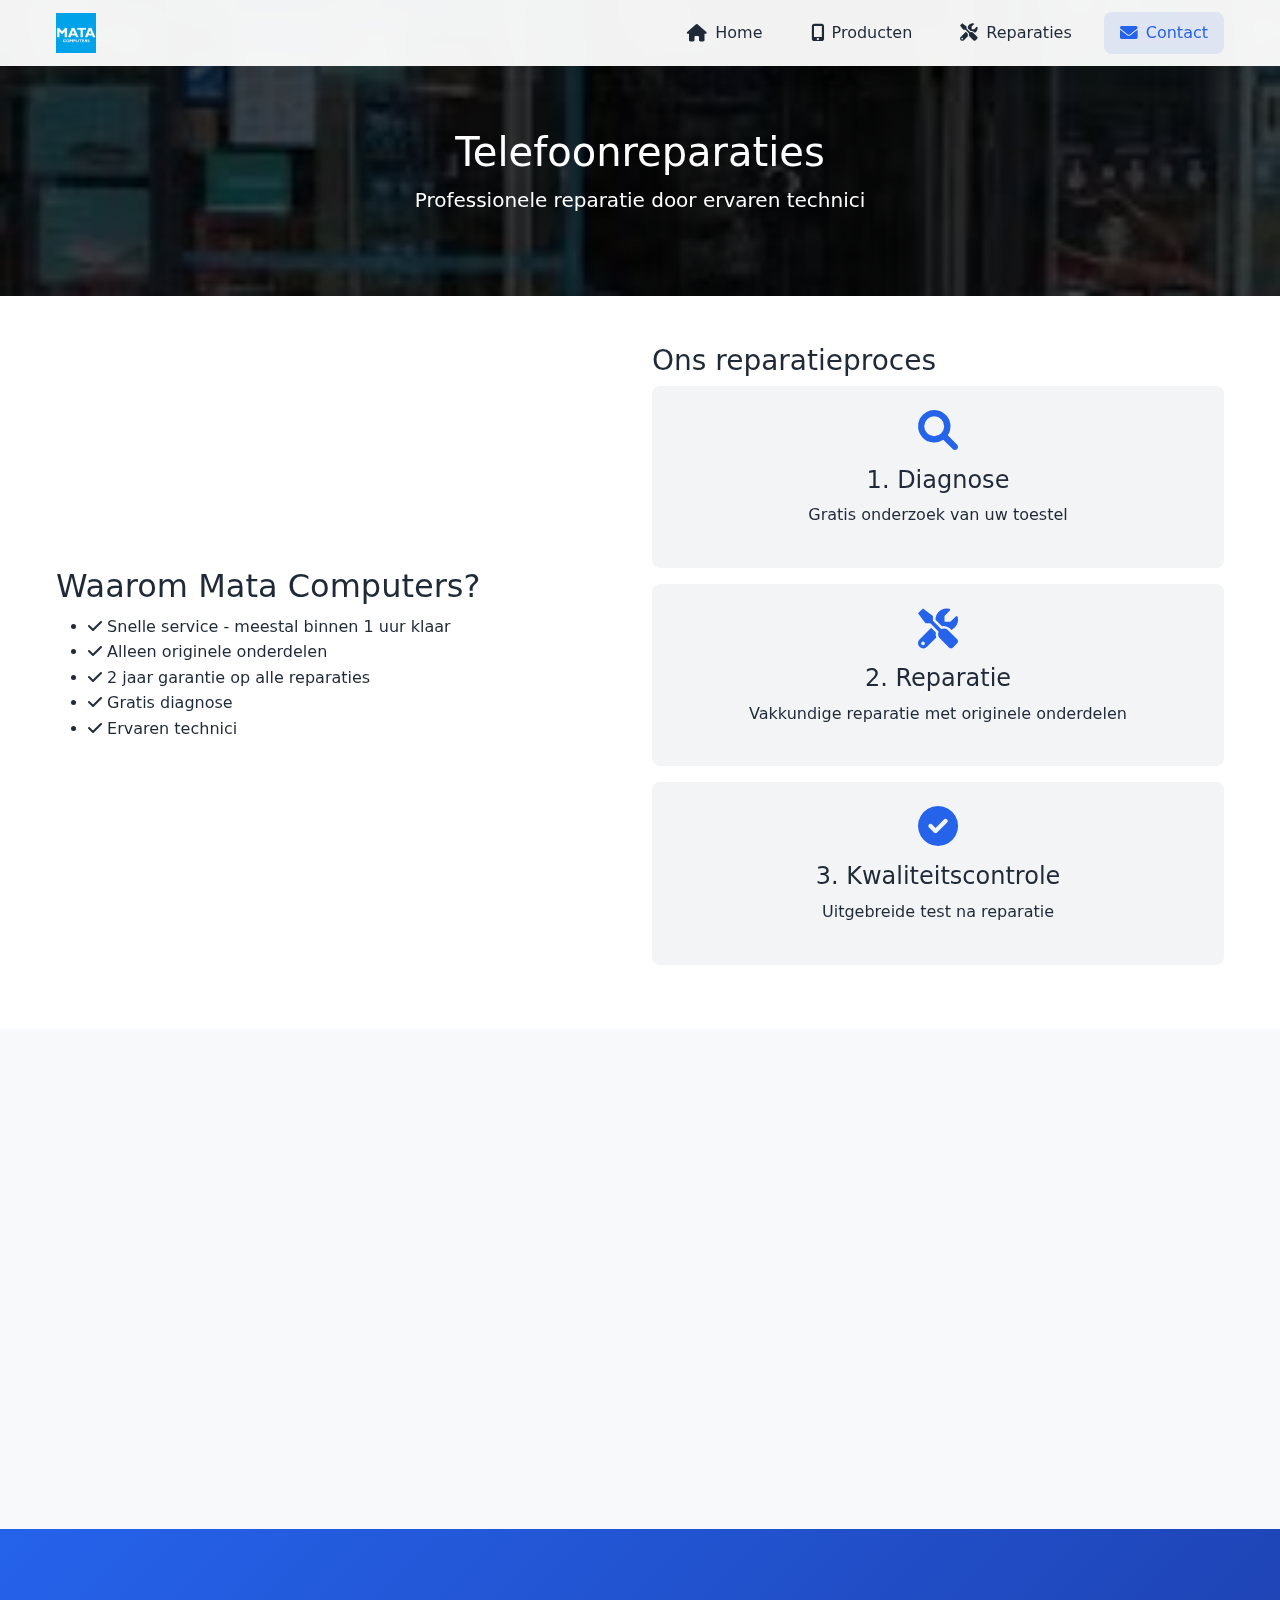
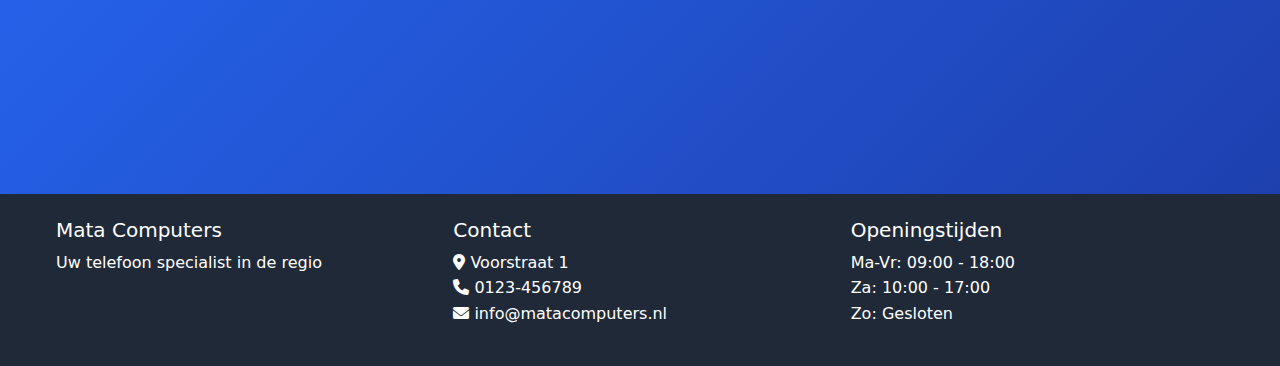
<file: reparaties.html>
<!DOCTYPE html>
<html lang="nl">
<head>
    <meta charset="UTF-8">
    <meta content="width=device-width, initial-scale=1.0" name="viewport">
    <title>Reparaties - Mata Computers</title>
    <!-- Bootstrap CSS -->
    <link href="https://cdn.jsdelivr.net/npm/bootstrap@5.3.0/dist/css/bootstrap.min.css" rel="stylesheet">
    <!-- Custom CSS -->
    <link href="style.css" rel="stylesheet">
    <!-- Font Awesome -->
    <link href="https://cdnjs.cloudflare.com/ajax/libs/font-awesome/6.0.0/css/all.min.css" rel="stylesheet">
    <!-- AOS Animation Library -->
    <link href="https://unpkg.com/aos@2.3.1/dist/aos.css" rel="stylesheet">
</head>
<body>

<!-- Navigation -->
<nav class="custom-navbar">
    <div class="nav-container">
        <a class="nav-logo" href="index.html">
            <img alt="Mata Computers Logo" src="images/matalogo.png">
        </a>
        <div class="nav-menu">
            <a class="nav-link" href="index.html">
                <i class="fas fa-home"></i>
                <span>Home</span>
            </a>
            <a class="nav-link" href="products.html">
                <i class="fas fa-mobile-alt"></i>
                <span>Producten</span>
            </a>
            <a class="nav-link" href="reparaties.html">
                <i class="fas fa-tools"></i>
                <span>Reparaties</span>
            </a>
            <a class="nav-link active" href="contact.html">
                <i class="fas fa-envelope"></i>
                <span>Contact</span>
            </a>
        </div>
        <button class="nav-toggle">
            <span></span>
            <span></span>
            <span></span>
        </button>
    </div>
</nav>

<!-- Header -->
<header class="page-header">
    <div class="container">
        <h1 data-aos="fade-up">Telefoonreparaties</h1>
        <p class="lead" data-aos="fade-up" data-aos-delay="100">Professionele reparatie door ervaren technici</p>
    </div>
</header>

<!-- Repair Info -->
<section class="repair-info py-5">
    <div class="container">
        <div class="row align-items-center">
            <div class="col-md-6" data-aos="fade-right">
                <h2>Waarom Mata Computers?</h2>
                <ul class="feature-list">
                    <li><i class="fas fa-check"></i> Snelle service - meestal binnen 1 uur klaar</li>
                    <li><i class="fas fa-check"></i> Alleen originele onderdelen</li>
                    <li><i class="fas fa-check"></i> 2 jaar garantie op alle reparaties</li>
                    <li><i class="fas fa-check"></i> Gratis diagnose</li>
                    <li><i class="fas fa-check"></i> Ervaren technici</li>
                </ul>
            </div>
            <div class="col-md-6" data-aos="fade-left">
                <div class="repair-process">
                    <h3>Ons reparatieproces</h3>
                    <div class="process-step">
                        <i class="fas fa-search"></i>
                        <h4>1. Diagnose</h4>
                        <p>Gratis onderzoek van uw toestel</p>
                    </div>
                    <div class="process-step">
                        <i class="fas fa-tools"></i>
                        <h4>2. Reparatie</h4>
                        <p>Vakkundige reparatie met originele onderdelen</p>
                    </div>
                    <div class="process-step">
                        <i class="fas fa-check-circle"></i>
                        <h4>3. Kwaliteitscontrole</h4>
                        <p>Uitgebreide test na reparatie</p>
                    </div>
                </div>
            </div>
        </div>
    </div>
</section>

<!-- Repair Prices -->
<section class="repair-prices py-5 bg-light">
    <div class="container">
        <h2 class="text-center mb-5" data-aos="fade-up">Reparatie tarieven</h2>

        <!-- Brand Tabs -->
        <ul class="nav nav-tabs justify-content-center mb-4" data-aos="fade-up" id="brandTabs" role="tablist">
            <li class="nav-item" role="presentation">
                <button class="nav-link active" data-bs-target="#iphone" data-bs-toggle="tab">iPhone</button>
            </li>
            <li class="nav-item" role="presentation">
                <button class="nav-link" data-bs-target="#samsung" data-bs-toggle="tab">Samsung</button>
            </li>
            <li class="nav-item" role="presentation">
                <button class="nav-link" data-bs-target="#other" data-bs-toggle="tab">Overige merken</button>
            </li>
        </ul>

        <!-- Tab Content -->
        <div class="tab-content" id="brandTabContent">
            <!-- iPhone Prices -->
            <div class="tab-pane fade show active" id="iphone">
                <div class="table-responsive" data-aos="fade-up">
                    <table class="table table-hover">
                        <thead>
                        <tr>
                            <th>Reparatie</th>
                            <th>iPhone 13/14/15</th>
                            <th>iPhone 11/12</th>
                            <th>iPhone X/XS/XR</th>
                        </tr>
                        </thead>
                        <tbody>
                        <tr>
                            <td>Scherm vervangen</td>
                            <td>€189</td>
                            <td>€159</td>
                            <td>€129</td>
                        </tr>
                        <tr>
                            <td>Batterij vervangen</td>
                            <td>€79</td>
                            <td>€69</td>
                            <td>€59</td>
                        </tr>
                        <tr>
                            <td>Camera vervangen</td>
                            <td>€129</td>
                            <td>€109</td>
                            <td>€89</td>
                        </tr>
                        <tr>
                            <td>Laadpoort vervangen</td>
                            <td>€89</td>
                            <td>€79</td>
                            <td>€69</td>
                        </tr>
                        </tbody>
                    </table>
                </div>
            </div>

            <!-- Samsung Prices -->
            <div class="tab-pane fade" id="samsung">
                <div class="table-responsive" data-aos="fade-up">
                    <table class="table table-hover">
                        <thead>
                        <tr>
                            <th>Reparatie</th>
                            <th>S23/S24 Serie</th>
                            <th>S21/S22 Serie</th>
                            <th>A Serie</th>
                        </tr>
                        </thead>
                        <tbody>
                        <tr>
                            <td>Scherm vervangen</td>
                            <td>€249</td>
                            <td>€199</td>
                            <td>€129</td>
                        </tr>
                        <tr>
                            <td>Batterij vervangen</td>
                            <td>€89</td>
                            <td>€79</td>
                            <td>€59</td>
                        </tr>
                        <tr>
                            <td>Camera vervangen</td>
                            <td>€149</td>
                            <td>€129</td>
                            <td>€89</td>
                        </tr>
                        <tr>
                            <td>Laadpoort vervangen</td>
                            <td>€89</td>
                            <td>€79</td>
                            <td>€69</td>
                        </tr>
                        </tbody>
                    </table>
                </div>
            </div>

            <!-- Other Brands Prices -->
            <div class="tab-pane fade" id="other">
                <div class="table-responsive" data-aos="fade-up">
                    <table class="table table-hover">
                        <thead>
                        <tr>
                            <th>Reparatie</th>
                            <th>High-end</th>
                            <th>Mid-range</th>
                            <th>Budget</th>
                        </tr>
                        </thead>
                        <tbody>
                        <tr>
                            <td>Scherm vervangen</td>
                            <td>€199</td>
                            <td>€149</td>
                            <td>€99</td>
                        </tr>
                        <tr>
                            <td>Batterij vervangen</td>
                            <td>€79</td>
                            <td>€69</td>
                            <td>€49</td>
                        </tr>
                        <tr>
                            <td>Camera vervangen</td>
                            <td>€129</td>
                            <td>€99</td>
                            <td>€79</td>
                        </tr>
                        <tr>
                            <td>Laadpoort vervangen</td>
                            <td>€89</td>
                            <td>€69</td>
                            <td>€59</td>
                        </tr>
                        </tbody>
                    </table>
                </div>
            </div>
        </div>
    </div>
</section>

<!-- Call to Action -->
<section class="cta-section py-5">
    <div class="container text-center">
        <h2 data-aos="fade-up">Reparatie nodig?</h2>
        <p class="lead mb-4" data-aos="fade-up" data-aos-delay="100">Kom langs in onze winkel of neem contact op voor
            een afspraak.</p>
        <a class="btn btn-primary btn-lg" data-aos="fade-up" data-aos-delay="200" href="contact.html">
            <i class="fas fa-wrench me-2"></i>Maak een afspraak
        </a>
    </div>
</section>

<!-- Footer -->
<footer class="footer py-4">
    <div class="container">
        <div class="row">
            <div class="col-md-4">
                <h5>Mata Computers</h5>
                <p>Uw telefoon specialist in de regio</p>
            </div>
            <div class="col-md-4">
                <h5>Contact</h5>
                <p>
                    <i class="fas fa-map-marker-alt"></i> Voorstraat 1<br>
                    <i class="fas fa-phone"></i> 0123-456789<br>
                    <i class="fas fa-envelope"></i> info@matacomputers.nl
                </p>
            </div>
            <div class="col-md-4">
                <h5>Openingstijden</h5>
                <p>
                    Ma-Vr: 09:00 - 18:00<br>
                    Za: 10:00 - 17:00<br>
                    Zo: Gesloten
                </p>
            </div>
        </div>
    </div>
</footer>

<!-- Scripts -->
<script src="https://cdn.jsdelivr.net/npm/bootstrap@5.3.0/dist/js/bootstrap.bundle.min.js"></script>
<script src="https://unpkg.com/aos@2.3.1/dist/aos.js"></script>
<script src="script.js"></script>
</body>
</html>
</file>
<file: style.css>
/* 1. **Globale Stijlen**2
. **Reset / Basiselementen**
3. **Header en Navigatie**
4. **Sectiespecifieke Stijlen**
5. **Componenten en Elementen (Knoppen, Tabs, Tabelstijlen, etc.)
**6. **Responsieve Aanpassingen
**7. **Animaties** * */
/* =========================================1. Globale Stijlen========================================= */
:root {
    --primary-color: #2563eb;
    --secondary-color: #1e40af;
    --text-color: #1f2937;
    --light-bg: #f3f4f6;
    --white: #ffffff;
    --transition: all 0.3s ease;
}
body {
    font-family: 'Segoe UI', system-ui, sans-serif;
    color: var(--text-color);
    line-height: 1.6;
}
/* =========================================2. Reset / Basiselementen========================================= */
* {
    margin: 0;
    padding: 0;
    box-sizing: border-box;
}

html, body {
    width: 100%;
    overflow-x: hidden;
    position: relative;
}

/* Container aanpassingen */
.container {
    width: 100%;
    max-width: 1200px;
    margin: 0 auto;
    padding: 0 1rem;
    overflow: hidden;
    touch-action: none;
    -webkit-overflow-scrolling: touch;
    scrollbar-width: none;
    -ms-overflow-style: none;
    pointer-events: none;
}

img {
    max-width: 100%;
    height: auto;
}
a {
    text-decoration: none;
    color: inherit;
}
/* =========================================3. Header en Navigatie========================================= */
.custom-navbar {
    position: fixed;
    top: 0;
    left: 0;
    right: 0;
    z-index: 1000;
    background: rgba(255, 255, 255, 0.95);
    backdrop-filter: blur(10px);
    -webkit-backdrop-filter: blur(10px);
    box-shadow: 0 2px 20px rgba(0, 0, 0, 0.1);
    transition: transform 0.3s ease;
}
.nav-container {
    max-width: 1200px;
    margin: 0 auto;
    padding: 0.75rem 1rem;
    display: flex;
    align-items: center;
    justify-content: space-between;
    position: relative;
}
.nav-logo {
    display: flex;
    align-items: center;
    z-index: 1002;
}
.nav-logo img {
    height: 40px;
    width: auto;
}
.nav-menu {
    display: flex;
    gap: 1rem;
    align-items: center;
}
.nav-link {
    display: flex;
    align-items: center;
    gap: 0.5rem;
    padding: 0.5rem 1rem;
    color: var(--text-color);
    font-weight: 500;
    border-radius: 8px;
    transition: var(--transition);
}
/* =========================================4. Sectiespecifieke Stijlen========================================= */
/* Hero Section */
.hero-slider {
    position: relative;
    height: 100vh;
    min-height: 600px;
    margin-top: 0;
    overflow: hidden;
    touch-action: none;
    -webkit-overflow-scrolling: touch;
    scrollbar-width: none;
    -ms-overflow-style: none;
    pointer-events: none;
}
/* Featured Products */
.featured-products {
    padding: 4rem 2rem;
    background: var(--light-bg);
    margin-top: 2rem;
    overflow: hidden;
    touch-action: none;
    -webkit-overflow-scrolling: touch;
    scrollbar-width: none;
    -ms-overflow-style: none;
    pointer-events: none;
}
/* Services Section */
.services-section {
    padding: 0rem 0;
    background: linear-gradient(135deg, var(--light-bg), var(--white));
    position: relative;
    overflow: hidden;
    touch-action: none;
    -webkit-overflow-scrolling: touch;
    scrollbar-width: none;
    -ms-overflow-style: none;
    pointer-events: none;
}

.services-section::before {
    display: none;
}

.services-section .container {
    position: relative;
    z-index: 1;
}

.service-card {
    background: var(--white);
    border-radius: 16px;
    padding: 2.5rem;
    text-align: center;
    transition: var(--transition);
    box-shadow: 0 4px 20px rgba(0, 0, 0, 0.05);
    height: 100%;
    display: flex;
    flex-direction: column;
    align-items: center;
    position: relative;
    overflow: hidden;
    touch-action: none;
    -webkit-overflow-scrolling: touch;
    scrollbar-width: none;
    -ms-overflow-style: none;
    pointer-events: none;
}

.service-card::before {
    content: '';
    position: absolute;
    top: 0;
    left: 0;
    width: 100%;
    height: 4px;
    background: linear-gradient(90deg, var(--primary-color), var(--secondary-color));
    transform: scaleX(0);
    transform-origin: left;
    transition: transform 0.3s ease;
}

.service-card:hover {
    transform: translateY(-10px);
    box-shadow: 0 8px 30px rgba(0, 0, 0, 0.1);
}

.service-card:hover::before {
    transform: scaleX(1);
}

.service-card i {
    font-size: 3rem;
    color: var(--primary-color);
    margin-bottom: 1.5rem;
    transition: transform 0.3s ease;
}

.service-card:hover i {
    transform: scale(1.1);
}

.service-card h3 {
    color: var(--text-color);
    font-size: 1.5rem;
    margin-bottom: 1rem;
    font-weight: 600;
}

.service-card p {
    color: #666;
    line-height: 1.6;
    margin-bottom: 1.5rem;
}

.service-card .btn {
    margin-top: auto;
    padding: 0.8rem 1.5rem;
    background: var(--primary-color);
    color: var(--white);
    border-radius: 8px;
    transition: var(--transition);
    opacity: 0;
    transform: translateY(10px);
}

.service-card:hover .btn {
    opacity: 1;
    transform: translateY(0);
}

.service-card .btn:hover {
    background: var(--secondary-color);
    transform: translateY(-2px);
}

@media (max-width: 768px) {
    .services-section {
        padding: 4rem 0;
    }

    .service-card {
        padding: 2rem;
        margin-bottom: 2rem;
    }

    .service-card i {
        font-size: 2.5rem;
    }

    .service-card h3 {
        font-size: 1.3rem;
    }
}
/* Contact Section */
.contact-section {
    padding: 4rem 0;
    background: var(--light-bg);
    overflow: hidden;
    touch-action: none;
    -webkit-overflow-scrolling: touch;
    scrollbar-width: none;
    -ms-overflow-style: none;
    pointer-events: none;
}
/* =========================================5. Componenten en Elementen========================================= */
/* Buttons */
.btn {
    display: inline-flex;
    align-items: center;
    padding: 0.75rem 1.5rem;
    border-radius: 8px;
    font-weight: 500;
    transition: var(--transition);
}
/* Cards */
.product-card {
    background: var(--white);
    border-radius: 12px;
    overflow: hidden;
    box-shadow: 0 2px 4px rgba(0, 0, 0, 0.1);
    transition: var(--transition);
}
/* Forms */
.form-control {
    width: 100%;
    padding: 0.75rem;
    border: 1px solid #e2e8f0;
    border-radius: 8px;
    transition: var(--transition);
}
/* Tables */
.table {
    width: 100%;
    border-collapse: collapse;
    margin: 1rem 0;
}
/* =========================================6. Responsieve Aanpassingen========================================= */
@media (max-width: 768px) {
    .container {
        padding: 0 0.75rem;
    }

    /* Voorkom scrollen in secties */
    .hero-slider,
    .featured-products,
    .services-section,
    .about-section,
    .contact-section,
    .repair-info,
    .products-section {
        overflow: hidden;
        touch-action: none;
        -webkit-overflow-scrolling: touch;
        scrollbar-width: none;
        -ms-overflow-style: none;
        pointer-events: none;
    }

    .swiper {
        touch-action: none;
        -webkit-overflow-scrolling: touch;
        overflow: hidden;
        scrollbar-width: none;
        -ms-overflow-style: none;
        pointer-events: none;
    }

    .swiper-slide {
        touch-action: none;
        -webkit-overflow-scrolling: touch;
        overflow: hidden;
        pointer-events: none;
    }

    .product-card,
    .service-card {
        touch-action: none;
        -webkit-overflow-scrolling: touch;
        overflow: hidden;
        scrollbar-width: none;
        -ms-overflow-style: none;
        pointer-events: none;
    }

    /* Aanpassingen voor de slider */
    .swiper {
        overflow: hidden;
    }

    .swiper-slide {
        width: 100% !important;
    }

    /* Aanpassingen voor product cards */
    .product-card {
        width: 100%;
        margin: 0;
    }

    /* Aanpassingen voor service cards */
    .service-card {
        width: 100%;
        margin: 0 0 1rem 0;
    }

    /* Aanpassingen voor navigatie */
    .nav-menu {
        width: 100%;
        overflow-x: hidden;
    }

    .nav-link {
        white-space: nowrap;
    }

    .nav-toggle {
        display: flex;
        flex-direction: column;
        justify-content: center;
        align-items: center;
        width: 44px;
        height: 44px;
        background: transparent;
        border: none;
        cursor: pointer;
        padding: 0;
        position: relative;
        z-index: 1002;
    }
    .nav-toggle span {
        display: block;
        width: 26px;
        height: 2px;
        margin: 3px 0;
        background-color: var(--primary-color);
        transition: transform 0.3s ease-in-out, opacity 0.3s ease-in-out;
        border-radius: 2px;
    }
    .nav-menu {
        position: fixed;
        top: 0;
        right: -100%;
        width: 80%;
        height: 100vh;
        background: rgba(255, 255, 255, 0.98);
        backdrop-filter: blur(10px);
        -webkit-backdrop-filter: blur(10px);
        display: flex;
        flex-direction: column;
        align-items: center;
        justify-content: center;
        gap: 2rem;
        transition: right 0.3s ease-in-out;
        box-shadow: -5px 0 15px rgba(0, 0, 0, 0.1);
        padding: 2rem;
    }
    .hero-slider {
        height: 80vh;
        min-height: 500px;
    }
    .featured-products {
        padding: 2rem 1rem;
    }
}
/* =========================================7. Animaties========================================= */
@keyframes fadeIn {
    from {
        opacity: 0;
        transform: translateY(20px);
    }
    to {
        opacity: 1;
        transform: translateY(0);
    }
}
@keyframes slideIn {
    from {
        transform: translateX(100%);
    }
    to {
        transform: translateX(0);
    }
}
/* Hamburger Menu Animaties */
.nav-toggle.active span:nth-child(1) {
    transform: translateY(8px) rotate(45deg);
}
.nav-toggle.active span:nth-child(2) {
    opacity: 0;
    transform: translateX(-10px);
}
.nav-toggle.active span:nth-child(3) {
    transform: translateY(-8px) rotate(-45deg);
}
.nav-menu.active {
    right: 0;
}
/* Global Styles */
:root {
    --primary-color: #2563eb;
    --secondary-color: #1e40af;
    --text-color: #1f2937;
    --light-bg: #f3f4f6;
    --white: #ffffff;
    --transition: all 0.3s ease;
}
body {
    font-family: 'Segoe UI', system-ui, sans-serif;
    color: var(--text-color);
    line-height: 1.6;
}
/* Reset en basis stijlen */
* {
    margin: 0;
    padding: 0;
    box-sizing: border-box;
}
/* Base Navigation Styles */
.custom-navbar {
    position: fixed;
    top: 0;
    left: 0;
    right: 0;
    z-index: 1000;
    background: rgba(255, 255, 255, 0.95);
    backdrop-filter: blur(10px);
    -webkit-backdrop-filter: blur(10px);
    box-shadow: 0 2px 20px rgba(0, 0, 0, 0.1);
    transition: transform 0.3s ease;
}
.nav-container {
    max-width: 1200px;
    margin: 0 auto;
    padding: 0.75rem 1rem;
    display: flex;
    align-items: center;
    justify-content: space-between;
    position: relative;
}
.nav-logo {
    display: flex;
    align-items: center;
    text-decoration: none;
    z-index: 1002;
    /* Above the menu */
}
.nav-logo img {
    height: 40px;
    width: auto;
}
.nav-toggle {
    display: none;
}
.nav-menu {
    display: flex;
    gap: 1rem;
    align-items: center;
}
.nav-link {
    display: flex;
    align-items: center;
    gap: 0.5rem;
    padding: 0.5rem 1rem;
    color: var(--text-color);
    text-decoration: none;
    font-weight: 500;
    border-radius: 8px;
    transition: all 0.3s ease;
}
.nav-link i {
    font-size: 1.1rem;
    transition: transform 0.3s ease;
}
.nav-link:hover {
    color: var(--primary-color);
    background: rgba(37, 99, 235, 0.1);
}
.nav-link:hover i {
    transform: translateY(-2px);
}
.nav-link.active {
    color: var(--primary-color);
    background: rgba(37, 99, 235, 0.1);
}
.nav-toggle {
    display: none;
    background: none;
    border: none;
    cursor: pointer;
    padding: 0.5rem;
    margin-left: 1rem;
}
.nav-toggle span {
    display: block;
    width: 25px;
    height: 2px;
    background-color: var(--text-color);
    margin: 5px 0;
    transition: all 0.3s ease;
}
/* Mobile Navigation Styles */
@media (max-width: 768px) {
    .custom-navbar {
        padding: 0;
    }
    .nav-container {
        padding: 0.5rem 1rem;
    }
    .nav-logo img {
        height: 32px;
    }
    /* Hamburger Menu */
    .nav-toggle {
        display: flex;
        flex-direction: column;
        justify-content: center;
        align-items: center;
        width: 44px;
        height: 44px;
        background: transparent;
        border: none;
        cursor: pointer;
        padding: 0;
        position: relative;
        z-index: 1002;
    }
    .nav-toggle span {
        display: block;
        width: 26px;
        height: 2px;
        margin: 3px 0;
        background-color: var(--primary-color);
        transition: transform 0.3s ease-in-out, opacity 0.3s ease-in-out;
        border-radius: 2px;
    }
    .nav-toggle.active span:nth-child(1) {
        transform: translateY(8px) rotate(45deg);
    }
    .nav-toggle.active span:nth-child(2) {
        opacity: 0;
        transform: translateX(-10px);
    }
    .nav-toggle.active span:nth-child(3) {
        transform: translateY(-8px) rotate(-45deg);
    }
    /* Navigation Menu */
    .nav-menu {
        position: fixed;
        top: 0;
        right: -100%;
        width: 80%;
        height: 100vh;
        background: rgba(255, 255, 255, 0.98);
        backdrop-filter: blur(10px);
        -webkit-backdrop-filter: blur(10px);
        display: flex;
        flex-direction: column;
        align-items: center;
        justify-content: center;
        gap: 2rem;
        transition: right 0.3s ease-in-out;
        box-shadow: -5px 0 15px rgba(0, 0, 0, 0.1);
        padding: 2rem;
    }
    .nav-menu.active {
        right: 0;
    }
    /* Prevent Swiper Overlap */
    .swiper, .swiper-container {
        z-index: 1;
    }
    /* Responsive Adjustments */
    .page-header {
        padding: 6rem 0 3rem;
    }
    .contact-info-wrapper {
        margin-top: 2rem;
    }
    .nav-tabs {
        flex-wrap: nowrap;
        overflow-x: auto;
        -webkit-overflow-scrolling: touch;
    }
    .nav-tabs .nav-link {
        white-space: nowrap;
    }
    .table-responsive {
        margin: 0 -1rem;
        padding: 0 1rem;
    }
    .nav-link {
        font-size: 1.2rem;
        padding: 1rem 2rem;
        width: 100%;
        text-align: center;
        border-radius: 12px;
        transition: all 0.3s ease;
    }
    .nav-link:hover, .nav-link.active {
        background: var(--primary-color);
        color: white;
        transform: translateX(5px);
    }
    .nav-link i {
        font-size: 1.3rem;
        margin-right: 10px;
    }
}
/* Ensure other elements don't overlap */
.swiper, .swiper-container {
    z-index: 1;
}
.swiper-button-next, .swiper-button-prev, .swiper-pagination {
    z-index: 2;
}
/* Adjust hero section to not overlap navbar */
.hero-section, .hero-slider {
    padding-top: 60px;
    margin-top: 0;
}
.page-header {
    padding-top: 80px;
}
/* Slider */
.swiper {
    width: 100%;
    height: 100%;
    margin-top: 0;
    touch-action: none;
    -webkit-overflow-scrolling: touch;
    overflow: hidden;
    scrollbar-width: none;
    -ms-overflow-style: none;
    pointer-events: none;
}

.swiper-wrapper {
    touch-action: none;
    -webkit-overflow-scrolling: touch;
    pointer-events: none;
}

.swiper-slide {
    touch-action: none;
    -webkit-overflow-scrolling: touch;
    overflow: hidden;
    pointer-events: none;
}

.swiper-slide img {
    width: 100%;
    height: 100%;
    object-fit: cover;
}

/* Swiper Navigation Styles */
.swiper-button-next,
.swiper-button-prev {
    color: var(--white);
    background: rgba(0, 0, 0, 0.3);
    width: 40px;
    height: 40px;
    border-radius: 50%;
    transition: all 0.3s ease;
}

.swiper-button-next:hover,
.swiper-button-prev:hover {
    background: var(--primary-color);
}

.swiper-button-next:after,
.swiper-button-prev:after {
    font-size: 1.2rem;
}

/* Swiper Pagination Styles */
.swiper-pagination-bullet {
    width: 10px;
    height: 10px;
    background: var(--white);
    opacity: 0.5;
    transition: all 0.3s ease;
}

.swiper-pagination-bullet-active {
    opacity: 1;
    background: var(--primary-color);
    transform: scale(1.2);
}

/* Responsive Slider */
@media (max-width: 768px) {
    .hero-slider {
        height: 60vh;
        min-height: 400px;
    }

    .slide-content {
        height: 60vh;
        min-height: 400px;
    }

    .slide-overlay {
        padding-top: 60px;
    }

    .slide-overlay h1 {
        font-size: 2rem;
        margin-bottom: 0.5rem;
    }

    .slide-overlay p {
        font-size: 1rem;
        margin-bottom: 1rem;
    }

    .slide-overlay .btn {
        padding: 0.6rem 1.2rem;
        font-size: 0.9rem;
    }

    /* Aanpassingen voor mobiele navigatieknoppen */
    .swiper-button-next,
    .swiper-button-prev {
        width: 30px;
        height: 30px;
        display: block !important;
        /* Zorg ervoor dat de knoppen zichtbaar zijn */
    }

    .swiper-button-next:after,
    .swiper-button-prev:after {
        font-size: 1rem;
    }

    /* Aanpassingen voor paginering op mobiel */
    .swiper-pagination-bullet {
        width: 8px;
        height: 8px;
    }
}

/* Hero Slider */
.hero-slider {
    position: relative;
    height: 100vh;
    min-height: 600px;
    margin-top: 0;
}

.slide-content {
    width: 100%;
    height: 100%;
    background-size: cover;
    background-position: center;
    background-repeat: no-repeat;
}

.slide-overlay {
    width: 100%;
    height: 100%;
    background: linear-gradient(rgba(0, 0, 0, 0.5), rgba(0, 0, 0, 0.7));
    display: flex;
    align-items: center;
    text-align: left;
    color: var(--white);
    padding-top: 80px;
}

.slide-overlay .container {
    max-width: 800px;
    padding: 0 1rem;
}

.slide-overlay h1 {
    font-size: 3.5rem;
    font-weight: 700;
    margin-bottom: 1rem;
    opacity: 0;
    transform: translateY(20px);
    transition: all 0.8s ease;
}

.slide-overlay p {
    font-size: 1.5rem;
    margin-bottom: 2rem;
    opacity: 0;
    transform: translateY(20px);
    transition: all 0.8s ease 0.2s;
}

.slide-overlay .btn {
    opacity: 0;
    transform: translateY(20px);
    transition: all 0.8s ease 0.4s;
    padding: 0.8rem 1.5rem;
    background: var(--primary-color);
    color: var(--white);
    border-radius: 8px;
    text-decoration: none;
    display: inline-block;
}

.slide-overlay .btn:hover {
    background: var(--secondary-color);
}

.swiper-slide-active .slide-overlay h1,
.swiper-slide-active .slide-overlay p,
.swiper-slide-active .slide-overlay .btn {
    opacity: 1;
    transform: translateY(0);
}

/* Featured Products */
.featured-products {
    padding: 4rem 2rem;
    background: var(--light-bg);
    margin-top: 2rem;
}
.featured-products h2 {
    text-align: center;
    margin-bottom: 2rem;
    color: var(--text-color);
}
.product-grid {
    display: grid;
    grid-template-columns: repeat(auto-fit, minmax(300px, 1fr));
    gap: 2rem;
    max-width: 1200px;
    margin: 0 auto;
}
.product-card {
    background: var(--white);
    border-radius: 8px;
    box-shadow: 0 2px 4px rgba(0, 0, 0, 0.1);
    overflow: hidden;
    transition: var(--transition);
}
.product-card:hover {
    transform: translateY(-5px);
    box-shadow: 0 4px 8px rgba(0, 0, 0, 0.2);
}
.product-card img {
    width: 100%;
    height: 250px;
    object-fit: cover;
}
.product-info {
    padding: 1.5rem;
}
.product-info h3 {
    font-size: 1.25rem;
    margin-bottom: 0.5rem;
}
/* Footer */
footer {
    background-color: var(--text-color);
    color: var(--white);
    padding: 3rem 2rem 1rem;
}
.footer-content {
    display: grid;
    grid-template-columns: repeat(auto-fit, minmax(250px, 1fr));
    gap: 2rem;
    max-width: 1200px;
    margin: 0 auto;
}
.footer-section h3 {
    margin-bottom: 1rem;
}
.footer-section p {
    margin-bottom: 0.5rem;
}
.social-links a {
    color: var(--white);
    margin-right: 1rem;
    font-size: 1.5rem;
    transition: color 0.3s ease;
}
.social-links a:hover {
    color: var(--primary-color);
}
.footer-bottom {
    text-align: center;
    margin-top: 2rem;
    padding-top: 1rem;
    border-top: 1px solid rgba(255, 255, 255, 0.1);
}
/* Producten Pagina */
.products-header {
    background: linear-gradient(135deg, var(--primary-color), var(--secondary-color));
    color: var(--white);
    text-align: center;
    padding: 4rem 2rem;
    margin-bottom: 2rem;
}
.products-header h1 {
    font-size: 2.5rem;
    margin-bottom: 1rem;
    text-shadow: 2px 2px 4px rgba(0, 0, 0, 0.3);
}
.products-header p {
    font-size: 1.2rem;
    opacity: 0.9;
}
/* Filter Section */
.filter-section {
    background: var(--light-bg);
    padding: 2rem;
    margin-bottom: 2rem;
}
.filter-container {
    max-width: 1200px;
    margin: 0 auto;
    display: flex;
    gap: 2rem;
    flex-wrap: wrap;
    justify-content: center;
}
.filter-group {
    display: flex;
    flex-direction: column;
    gap: 0.5rem;
}
.filter-group label {
    font-weight: 600;
    color: var(--text-color);
}
.filter-select {
    padding: 0.5rem 1rem;
    border: 1px solid #ddd;
    border-radius: 4px;
    font-size: 1rem;
    min-width: 200px;
    background: var(--white);
    cursor: pointer;
}
.filter-select:focus {
    outline: none;
    border-color: var(--primary-color);
    box-shadow: 0 0 0 2px rgba(52, 152, 219, 0.2);
}
.filter-button {
    padding: 0.5rem 1.5rem;
    background: var(--primary-color);
    color: var(--white);
    border: none;
    border-radius: 4px;
    cursor: pointer;
    font-size: 1rem;
    display: flex;
    align-items: center;
    gap: 0.5rem;
    transition: background 0.3s ease;
}
.filter-button:hover {
    background: var(--secondary-color);
}
.filter-button i {
    font-size: 1rem;
}
/* Products Grid */
.products-grid {
    display: grid;
    grid-template-columns: repeat(auto-fit, minmax(300px, 1fr));
    gap: 2rem;
    padding: 2rem;
    max-width: 1400px;
    margin: 0 auto;
}
.product-card {
    background: var(--white);
    border-radius: 8px;
    box-shadow: 0 2px 10px rgba(0, 0, 0, 0.1);
    overflow: hidden;
    transition: var(--transition);
}
.product-card:hover {
    transform: translateY(-5px);
    box-shadow: 0 4px 8px rgba(0, 0, 0, 0.2);
}
.product-card img {
    width: 100%;
    height: 200px;
    object-fit: cover;
}
.product-info {
    padding: 1.5rem;
}
.product-info h3 {
    font-size: 1.25rem;
    margin-bottom: 0.5rem;
}
.product-details {
    display: flex;
    justify-content: space-between;
    align-items: center;
    padding: 1rem;
    background: var(--light-bg);
}
.capacity {
    color: #666;
    font-size: 0.9rem;
}
.price {
    font-weight: 600;
    color: var(--text-color);
    font-size: 1.2rem;
}
.product-card .btn {
    display: block;
    text-align: center;
    margin: 1rem;
    padding: 0.8rem 1.5rem;
    background: var(--primary-color);
    color: var(--white);
    text-decoration: none;
    border-radius: 4px;
    transition: background 0.3s ease;
}
.product-card .btn:hover {
    background: var(--secondary-color);
}
/* Contact Pagina */
.contact-header {
    text-align: center;
    padding: 6rem 2rem 2rem;
    background: linear-gradient(135deg, var(--primary-color), var(--secondary-color));
    color: var(--white);
    position: relative;
    min-height: 400px;
    display: flex;
    flex-direction: column;
    justify-content: center;
    align-items: center;
}
.contact-header h1 {
    color: var(--white);
    margin-bottom: 1rem;
    font-size: 3rem;
    text-shadow: 2px 2px 4px rgba(0, 0, 0, 0.2);
    font-weight: bold;
}
.contact-header p {
    color: var(--white);
    font-size: 1.4rem;
    text-shadow: 1px 1px 2px rgba(0, 0, 0, 0.2);
    max-width: 600px;
}
.contact-container {
    display: grid;
    grid-template-columns: 1fr 1fr;
    gap: 2rem;
    max-width: 1200px;
    margin: 2rem auto;
    padding: 0 2rem;
}
.contact-form {
    background: var(--white);
    padding: 2rem;
    border-radius: 10px;
    box-shadow: 0 3px 10px rgba(0, 0, 0, 0.1);
}
.contact-form h2 {
    color: var(--text-color);
    margin-bottom: 2rem;
    font-size: 1.8rem;
}
.form-group {
    margin-bottom: 1.5rem;
}
.form-group label {
    display: block;
    margin-bottom: 0.5rem;
    color: var(--text-color);
    font-weight: bold;
}
.form-group input, .form-group select, .form-group textarea {
    width: 100%;
    padding: 0.8rem;
    border: 1px solid #ddd;
    border-radius: 5px;
    font-size: 1rem;
    transition: border-color 0.3s ease;
}
.form-group input:focus, .form-group select:focus, .form-group textarea:focus {
    outline: none;
    border-color: var(--primary-color);
}
.contact-info {
    display: grid;
    gap: 2rem;
}
.info-card {
    background: var(--white);
    padding: 2rem;
    border-radius: 10px;
    box-shadow: 0 3px 10px rgba(0, 0, 0, 0.1);
    text-align: center;
    transition: transform 0.3s ease;
}
.info-card:hover {
    transform: translateY(-5px);
}
.info-card i {
    font-size: 2rem;
    color: var(--primary-color);
    margin-bottom: 1rem;
}
.info-card h3 {
    color: var(--text-color);
    margin-bottom: 0.5rem;
}
.info-card p {
    color: #666;
    margin-bottom: 0.5rem;
}
.map-container {
    border-radius: 10px;
    overflow: hidden;
    box-shadow: 0 3px 10px rgba(0, 0, 0, 0.1);
}
.map-container iframe {
    width: 100%;
    height: 300px;
    border: none;
}
/* Responsive Design */
@media (max-width: 768px) {
    .nav-links {
        display: none;
    }
    .burger {
        display: block;
    }
    .swiper {
        height: 300px;
    }
    .contact-container {
        grid-template-columns: 1fr;
    }
    .filter-container {
        flex-direction: column;
        align-items: stretch;
    }
    .filter-select {
        width: 100%;
    }
    .products-grid {
        grid-template-columns: 1fr;
        padding: 1rem;
    }
}
/* Burger Menu */
.burger {
    display: none;
    cursor: pointer;
}
.burger div {
    width: 25px;
    height: 3px;
    background-color: var(--text-color);
    margin: 5px;
    transition: all 0.3s ease;
}
/* Animations */
@keyframes navLinkFade {
    from {
        opacity: 0;
        transform: translateX(50px);
    }
    to {
        opacity: 1;
        transform: translateX(0);
    }
}
/* Mobile Navigation */
.nav-active {
    display: flex;
    flex-direction: column;
    position: fixed;
    right: 0;
    top: 70px;
    background: var(--white);
    width: 100%;
    padding: 2rem;
    box-shadow: 0 2px 5px rgba(0, 0, 0, 0.1);
}
.toggle .line1 {
    transform: rotate(-45deg) translate(-5px, 6px);
}
.toggle .line2 {
    opacity: 0;
}
.toggle .line3 {
    transform: rotate(45deg) translate(-5px, -6px);
}
/* Waarom Ons */
.waarom-ons {
    padding: 4rem 2rem;
    background: var(--white);
    overflow: hidden;
    touch-action: none;
    -webkit-overflow-scrolling: touch;
    scrollbar-width: none;
    -ms-overflow-style: none;
    pointer-events: none;
}
.waarom-ons h2 {
    text-align: center;
    color: var(--text-color);
    margin-bottom: 3rem;
    font-size: 2.5rem;
}
.waarom-grid {
    display: grid;
    grid-template-columns: repeat(auto-fit, minmax(250px, 1fr));
    gap: 2rem;
    max-width: 1200px;
    margin: 0 auto;
}
.waarom-card {
    text-align: center;
    padding: 2rem;
    background: var(--light-bg);
    border-radius: 10px;
    box-shadow: 0 3px 10px rgba(0, 0, 0, 0.1);
    transition: transform 0.3s ease;
}
.waarom-card:hover {
    transform: translateY(-5px);
}
.waarom-card i {
    font-size: 2.5rem;
    color: var(--primary-color);
    margin-bottom: 1rem;
}
.waarom-card h3 {
    color: var(--text-color);
    margin-bottom: 1rem;
    font-size: 1.5rem;
}
.waarom-card p {
    color: #666;
    line-height: 1.6;
}
/* Category Selection */
.category-selection {
    padding: 2rem;
    max-width: 1200px;
    margin: 0 auto;
    overflow: hidden;
    touch-action: none;
    -webkit-overflow-scrolling: touch;
    scrollbar-width: none;
    -ms-overflow-style: none;
    pointer-events: none;
}
.category-grid {
    display: grid;
    grid-template-columns: repeat(auto-fit, minmax(250px, 1fr));
    gap: 2rem;
    padding: 1rem;
}
.category-card {
    background: var(--white);
    border-radius: 10px;
    padding: 2rem;
    text-align: center;
    box-shadow: 0 3px 10px rgba(0, 0, 0, 0.1);
    transition: transform 0.3s ease, box-shadow 0.3s ease;
    cursor: pointer;
    text-decoration: none;
    display: block;
    color: inherit;
}
.category-card:hover {
    transform: translateY(-5px);
    box-shadow: 0 5px 15px rgba(0, 0, 0, 0.2);
}
.category-card i {
    font-size: 3rem;
    color: var(--primary-color);
    margin-bottom: 1rem;
}
.category-card h3 {
    color: var(--text-color);
    margin-bottom: 0.5rem;
    font-size: 1.5rem;
}
.category-card p {
    color: #666;
    font-size: 0.9rem;
}
/* Category Header */
.category-header {
    display: flex;
    align-items: center;
    gap: 2rem;
    padding: 2rem;
    background: var(--light-bg);
    margin-bottom: 2rem;
}
.back-to-categories {
    display: flex;
    align-items: center;
    gap: 0.5rem;
    padding: 0.5rem 1rem;
    background: var(--primary-color);
    color: var(--white);
    border: none;
    border-radius: 4px;
    cursor: pointer;
    transition: background 0.3s ease;
}
.back-to-categories:hover {
    background: var(--secondary-color);
}
.category-title {
    color: var(--text-color);
    font-size: 1.8rem;
    margin: 0;
}
/* Responsive Design */
@media (max-width: 768px) {
    .category-grid {
        grid-template-columns: 1fr;
    }
    .category-header {
        flex-direction: column;
        align-items: flex-start;
        gap: 1rem;
    }
    .back-to-categories {
        width: 100%;
        justify-content: center;
    }
}
.no-products {
    grid-column: 1 / -1;
    text-align: center;
    padding: 2rem;
    background: var(--light-bg);
    border-radius: 8px;
    margin: 1rem 0;
}
.no-products p {
    color: #666;
    font-size: 1.1rem;
}
/* Additional Styles for Pages */
/* Page Header */
.page-header {
    background: linear-gradient(rgba(0, 0, 0, 0.7), rgba(0, 0, 0, 0.7)), url('images/matagebouw.jpeg');
    background-size: cover;
    background-position: center;
    color: var(--white);
    padding: 8rem 0 4rem;
    text-align: center;
}
/* Repair Page Styles */
.repair-info {
    background: var(--white);
    overflow: hidden;
    touch-action: none;
    -webkit-overflow-scrolling: touch;
    scrollbar-width: none;
    -ms-overflow-style: none;
    pointer-events: none;
}
.process-step {
    text-align: center;
    padding: 1.5rem;
    margin-bottom: 1rem;
    background: var(--light-bg);
    border-radius: 8px;
    transition: var(--transition);
}
.process-step:hover {
    transform: translateY(-5px);
    box-shadow: 0 4px 8px rgba(0, 0, 0, 0.1);
}
.process-step i {
    font-size: 2.5rem;
    color: var(--primary-color);
    margin-bottom: 1rem;
}
.nav-tabs {
    border: none;
    margin-bottom: 2rem;
}
.nav-tabs .nav-link {
    border: none;
    color: var(--text-color);
    padding: 0.75rem 1.5rem;
    border-radius: 30px;
    margin: 0 0.5rem;
    transition: var(--transition);
}
.nav-tabs .nav-link:hover, .nav-tabs .nav-link.active {
    background: var(--primary-color);
    color: var(--white);
}
.table {
    background: var(--white);
    border-radius: 8px;
    overflow: hidden;
    box-shadow: 0 2px 4px rgba(0, 0, 0, 0.1);
}
.table thead th {
    background: var(--primary-color);
    color: var(--white);
    font-weight: 500;
    border: none;
}
.table tbody tr:hover {
    background-color: var(--light-bg);
}
/* Contact Page Styles */
.contact-form-wrapper {
    background: var(--white);
    padding: 2rem;
    border-radius: 8px;
    box-shadow: 0 2px 4px rgba(0, 0, 0, 0.1);
}
.contact-info-wrapper {
    background: var(--white);
    padding: 2rem;
    border-radius: 8px;
    box-shadow: 0 2px 4px rgba(0, 0, 0, 0.1);
}
.contact-info-item {
    display: flex;
    align-items: flex-start;
    margin-bottom: 1.5rem;
}
.contact-info-item i {
    font-size: 1.5rem;
    color: var(--primary-color);
    margin-right: 1rem;
    margin-top: 0.25rem;
}
.contact-info-item h3 {
    font-size: 1.1rem;
    margin-bottom: 0.5rem;
}
.map-wrapper {
    border-radius: 8px;
    overflow: hidden;
    box-shadow: 0 2px 4px rgba(0, 0, 0, 0.1);
}
/* Form Styles */
.form-control, .form-select {
    border: 1px solid #e2e8f0;
    padding: 0.75rem;
    border-radius: 8px;
    transition: var(--transition);
}
.form-control:focus, .form-select:focus {
    border-color: var(--primary-color);
    box-shadow: 0 0 0 2px rgba(37, 99, 235, 0.1);
}
/* Specs Display */
.specs {
    display: flex;
    gap: 1rem;
    margin: 1rem 0;
    font-size: 0.9rem;
    color: #666;
}
.specs span {
    display: flex;
    align-items: center;
}
.specs i {
    margin-right: 0.5rem;
    color: var(--primary-color);
}
/* Price Display */
.price {
    font-size: 1.25rem;
    font-weight: 600;
    color: var(--primary-color);
    margin: 0.5rem 0;
}
/* CTA Section */
.cta-section {
    background: linear-gradient(135deg, var(--primary-color), var(--secondary-color));
    color: var(--white);
    text-align: center;
    padding: 4rem 0;
}
.cta-section h2 {
    margin-bottom: 1rem;
}
.cta-section .btn-primary {
    background: var(--white);
    color: var(--primary-color);
    border: none;
    padding: 1rem 2rem;
    font-size: 1.1rem;
}
.cta-section .btn-primary:hover {
    background: var(--light-bg);
    transform: translateY(-2px);
}
/* Filters Section */
.filters {
    background: var(--white);
    box-shadow: 0 2px 4px rgba(0, 0, 0, 0.1);
    top: 80px;
    z-index: 100;
}

/* Verberg scrollbars maar behoud functionaliteit */
::-webkit-scrollbar {
    width: 0;
    height: 0;
    display: none;
}

/* Herstel pointer events voor interactieve elementen */
.swiper-button-next,
.swiper-button-prev,
.btn,
.nav-link,
.service-card,
.product-card,
.filter-button,
.form-control,
.form-select,
textarea,
input {
    pointer-events: auto;
}

/* Voorkom scrollen op mobiel */
@media (max-width: 768px) {
    body {
        overflow: hidden;
        position: fixed;
        width: 100%;
        height: 100%;
    }

    .container,
    .hero-slider,
    .featured-products,
    .services-section,
    .about-section,
    .contact-section,
    .repair-info,
    .products-section,
    .waarom-ons,
    .category-selection {
        overflow: hidden;
        touch-action: none;
        -webkit-overflow-scrolling: touch;
        scrollbar-width: none;
        -ms-overflow-style: none;
        pointer-events: none;
    }
}
</file>
